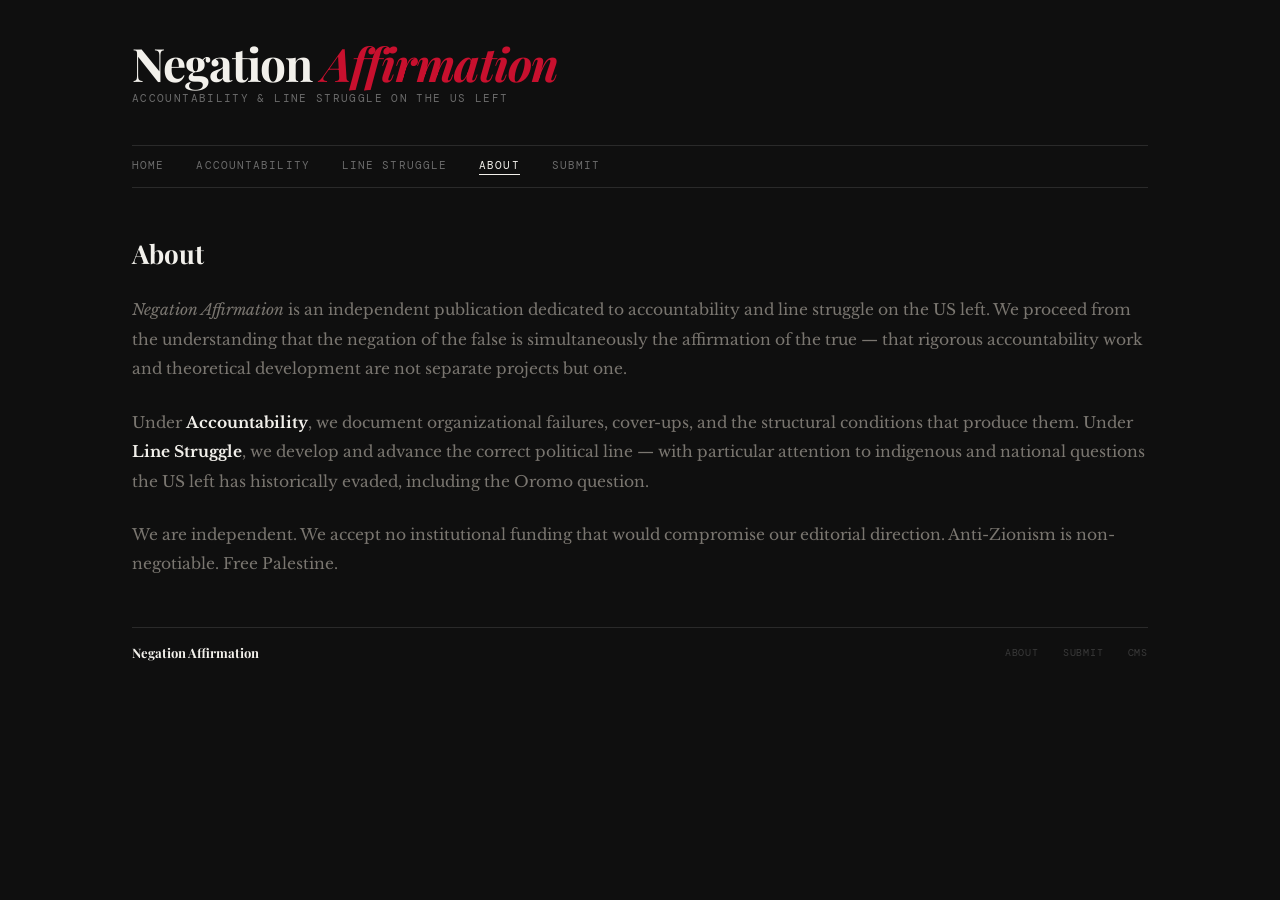
<file: about.html>
<!DOCTYPE html>
<html lang="en">
<head>
<meta charset="UTF-8">
<meta name="viewport" content="width=device-width, initial-scale=1.0">
<title>About — Negation Affirmation</title>
<link rel="stylesheet" href="/style.css">
</head>
<body>
<div class="na">

  <div class="na-head">
    <a href="/" class="na-name">Negation <em>Affirmation</em></a>
    <p class="na-tagline">Accountability &amp; line struggle on the US left</p>
  </div>

  <nav class="na-nav">
    <a href="/">Home</a>
    <a href="/accountability.html">Accountability</a>
    <a href="/line-struggle.html">Line Struggle</a>
    <a href="/about.html" class="active">About</a>
    <a href="/submit.html">Submit</a>
  </nav>

  <h2 class="na-section-hed">About</h2>
  <p class="na-prose"><em>Negation Affirmation</em> is an independent publication dedicated to accountability and line struggle on the US left. We proceed from the understanding that the negation of the false is simultaneously the affirmation of the true — that rigorous accountability work and theoretical development are not separate projects but one.</p>
  <p class="na-prose">Under <strong>Accountability</strong>, we document organizational failures, cover-ups, and the structural conditions that produce them. Under <strong>Line Struggle</strong>, we develop and advance the correct political line — with particular attention to indigenous and national questions the US left has historically evaded, including the Oromo question.</p>
  <p class="na-prose">We are independent. We accept no institutional funding that would compromise our editorial direction. Anti-Zionism is non-negotiable. Free Palestine.</p>

  <div class="na-footer">
    <a href="/" class="na-footer-name">Negation Affirmation</a>
    <div class="na-footer-links">
      <a href="/about.html">About</a>
      <a href="/submit.html">Submit</a>
      <a href="/admin/" target="_blank">CMS</a>
    </div>
  </div>

</div>
</body>
</html>
</file>
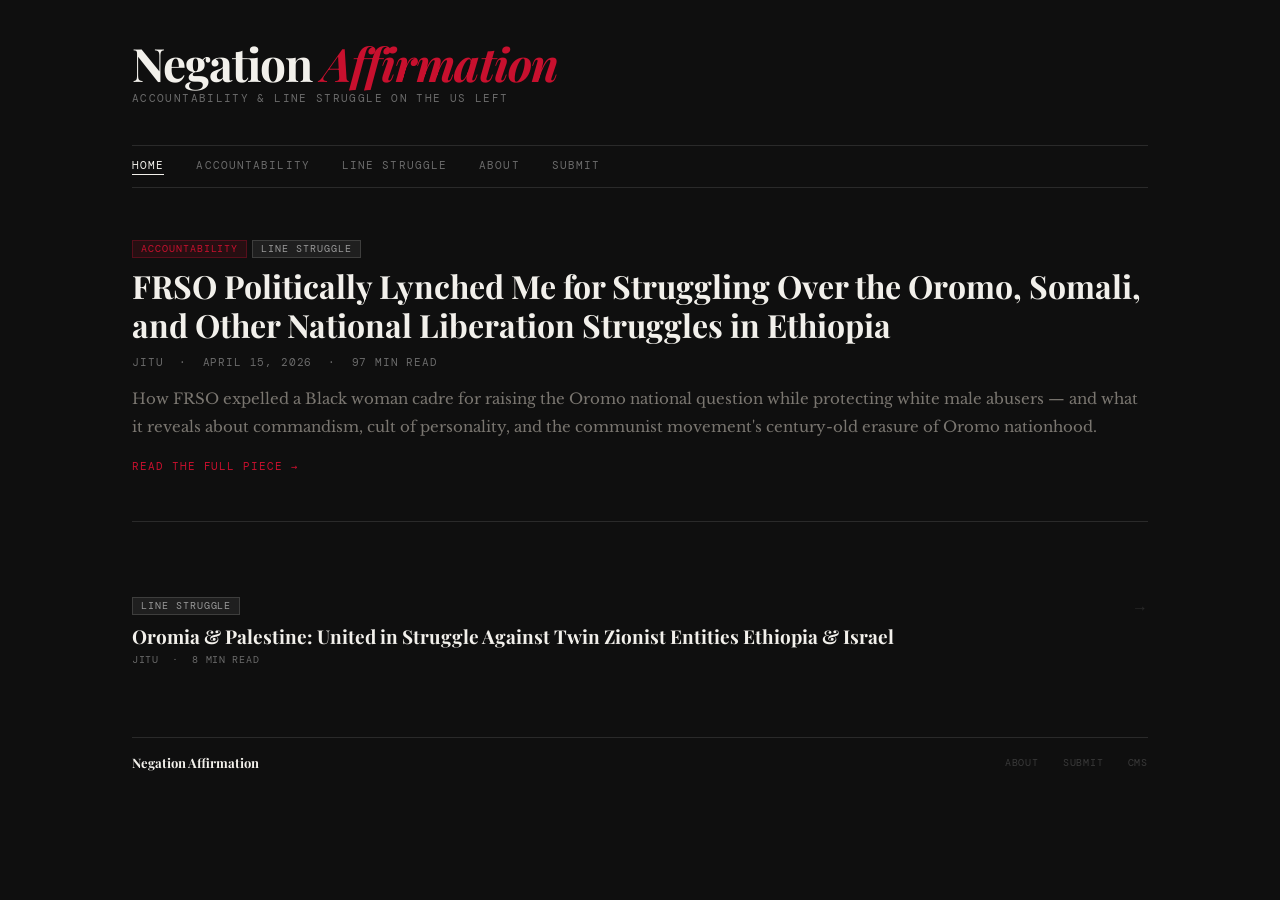
<file: negation-affirmation.html>
<!DOCTYPE html>
<html lang="en">
<head>
<meta charset="UTF-8">
<meta name="viewport" content="width=device-width, initial-scale=1.0">
<title>Negation Affirmation</title>
<style>
@import url('https://fonts.googleapis.com/css2?family=Playfair+Display:ital,wght@0,400;0,700;1,400&family=DM+Mono:wght@400;500&family=Libre+Baskerville:ital,wght@0,400;1,400&display=swap');
*{box-sizing:border-box;margin:0;padding:0;}
html{background:#0F0F0F;}
body{background:#0F0F0F;color:#F2F0EB;font-family:'Libre Baskerville',serif;min-height:100vh;}
.na{padding:2.5rem 2rem 5rem;max-width:1080px;margin:0 auto;}
.na-head{margin-bottom:2.5rem;}
.na-name{font-family:'Playfair Display',serif;font-size:46px;font-weight:700;letter-spacing:-1px;line-height:1;color:#F2F0EB;margin-bottom:0.4rem;}
.na-name em{font-style:italic;color:#C8102E;}
.na-tagline{font-family:'DM Mono',monospace;font-size:10.5px;letter-spacing:0.13em;text-transform:uppercase;color:#6B6B6B;}
.na-nav{display:flex;gap:2rem;border-top:0.5px solid #2A2A2A;border-bottom:0.5px solid #2A2A2A;padding:0.75rem 0;margin-bottom:3rem;}
.na-nav a{font-family:'DM Mono',monospace;font-size:11px;letter-spacing:0.1em;text-transform:uppercase;color:#6B6B6B;text-decoration:none;cursor:pointer;transition:color 0.15s;}
.na-nav a.active{color:#F2F0EB;border-bottom:1.5px solid #F2F0EB;padding-bottom:2px;}
.na-nav a:hover:not(.active){color:#C8102E;}
.tag{display:inline-block;font-family:'DM Mono',monospace;font-size:9.5px;letter-spacing:0.1em;text-transform:uppercase;padding:2px 8px;margin-bottom:0.55rem;border:0.5px solid transparent;cursor:pointer;transition:opacity 0.15s;}
.tag:hover{opacity:0.7;}
.tag.accountability{background:rgba(200,16,46,0.12);color:#C8102E;border-color:rgba(200,16,46,0.3);}
.tag.line-struggle{background:rgba(242,240,235,0.07);color:#9A9A9A;border-color:rgba(242,240,235,0.15);}
.na-lead{margin-bottom:3rem;padding-bottom:3rem;border-bottom:0.5px solid #2A2A2A;cursor:pointer;}
.na-lead-hed{font-family:'Playfair Display',serif;font-size:32px;font-weight:700;line-height:1.2;margin-bottom:0.75rem;color:#F2F0EB;transition:color 0.15s;}
.na-lead:hover .na-lead-hed{color:#C8102E;}
.na-byline{font-family:'DM Mono',monospace;font-size:10.5px;letter-spacing:0.08em;text-transform:uppercase;color:#6B6B6B;margin-bottom:1rem;}
.na-excerpt{font-size:15px;line-height:1.85;color:#7A7670;margin-bottom:1.25rem;}
.na-more{font-family:'DM Mono',monospace;font-size:10.5px;letter-spacing:0.09em;text-transform:uppercase;color:#C8102E;}
.na-stack{display:flex;flex-direction:column;}
.na-item{padding:1.4rem 0;border-bottom:0.5px solid #2A2A2A;cursor:pointer;display:grid;grid-template-columns:1fr auto;gap:1rem;align-items:start;}
.na-item:last-child{border-bottom:none;}
.na-item-hed{font-family:'Playfair Display',serif;font-size:19px;font-weight:700;line-height:1.3;margin-bottom:0.3rem;color:#F2F0EB;transition:color 0.15s;}
.na-item:hover .na-item-hed{color:#C8102E;}
.na-item-by{font-family:'DM Mono',monospace;font-size:10px;letter-spacing:0.07em;text-transform:uppercase;color:#6B6B6B;margin-top:0.2rem;}
.na-arrow{font-size:16px;color:#2A2A2A;padding-top:4px;}
.na-footer{margin-top:3rem;padding-top:1rem;border-top:1px solid #2A2A2A;display:flex;justify-content:space-between;align-items:center;}
.na-footer-name{font-family:'Playfair Display',serif;font-size:13px;font-weight:700;color:#F2F0EB;}
.na-footer-links{display:flex;gap:1.5rem;align-items:center;}
.na-footer-links a{font-family:'DM Mono',monospace;font-size:10px;letter-spacing:0.08em;text-transform:uppercase;color:#3A3A3A;text-decoration:none;cursor:pointer;transition:color 0.15s;}
.na-footer-links a:hover{color:#C8102E;}
.na-prose{font-size:15.5px;line-height:1.9;color:#7A7670;margin-bottom:1.5rem;}
.na-prose strong{color:#F2F0EB;font-weight:700;}
.na-section-hed{font-family:'Playfair Display',serif;font-size:26px;font-weight:700;color:#F2F0EB;margin-bottom:1.5rem;}
.view{display:none;}
.view.active{display:block;}

/* article */
.art-back{font-family:'DM Mono',monospace;font-size:10.5px;letter-spacing:0.09em;text-transform:uppercase;color:#6B6B6B;cursor:pointer;margin-bottom:2rem;display:inline-flex;align-items:center;gap:0.5rem;transition:color 0.15s;background:none;border:none;}
.art-back:hover{color:#C8102E;}
.art-head{margin-bottom:2rem;padding-bottom:2rem;border-bottom:0.5px solid #2A2A2A;}
.art-hed{font-family:'Playfair Display',serif;font-size:34px;font-weight:700;line-height:1.18;color:#F2F0EB;margin-bottom:1rem;max-width:660px;}
.art-meta{font-family:'DM Mono',monospace;font-size:10.5px;letter-spacing:0.09em;text-transform:uppercase;color:#6B6B6B;margin-bottom:0.75rem;}
.art-dek{font-size:15.5px;line-height:1.75;color:#7A7670;font-style:italic;max-width:600px;margin-top:0.75rem;}

/* two-col layout for articles with margin notes */
.art-wrap{display:grid;grid-template-columns:620px 1fr;gap:0 2rem;align-items:start;position:relative;}
/* single-col layout for articles without margin notes */
.art-wrap.no-margin{display:block;max-width:680px;}

.art-main p{font-size:15px;line-height:1.9;color:#C8C4BC;margin-bottom:1.2rem;max-width:620px;}
.art-wrap.no-margin .art-main p{max-width:100%;}
.sec-hed{font-family:'Playfair Display',serif;font-size:20px;font-weight:700;color:#F2F0EB;margin:2.5rem 0 1rem;padding-top:1.75rem;border-top:0.5px solid #2A2A2A;max-width:620px;}
.art-wrap.no-margin .sec-hed{max-width:100%;}
.chapter-hed{font-family:'Playfair Display',serif;font-size:24px;font-weight:700;color:#F2F0EB;margin:3rem 0 1.25rem;padding-top:2rem;border-top:1px solid #2A2A2A;}
.sub-hed{font-family:'DM Mono',monospace;font-size:10.5px;letter-spacing:0.12em;text-transform:uppercase;color:#C8102E;margin:1.75rem 0 0.65rem;}
.art-main blockquote{border-left:2px solid #2A2A2A;padding:0.2rem 0 0.2rem 1.25rem;margin:1.25rem 0;max-width:580px;}
.art-wrap.no-margin .art-main blockquote{max-width:100%;}
.art-main blockquote p{font-size:14px;line-height:1.85;color:#7A7670;font-style:italic;margin-bottom:0.4rem;}
.art-main blockquote p:last-child{margin-bottom:0;}
.bq-src{font-family:'DM Mono',monospace;font-size:10px;color:#3A3A3A;margin-top:0.5rem;font-style:normal !important;}
.cn{font-family:'DM Mono',monospace;font-size:9px;color:#C8102E;vertical-align:super;cursor:pointer;margin-left:1px;line-height:0;transition:opacity 0.15s;}
.cn:hover{opacity:0.6;}
.cn.active{background:rgba(200,16,46,0.15);border-radius:2px;padding:0 2px;}

/* receipts */
.receipt{border:0.5px solid #1E1E1E;margin:1.25rem 0;max-width:600px;}
.art-wrap.no-margin .receipt{max-width:100%;}
.receipt-toggle{display:flex;align-items:center;gap:0.75rem;padding:0.7rem 1rem;cursor:pointer;user-select:none;background:#111;border:none;width:100%;text-align:left;}
.receipt-toggle:hover{background:#141414;}
.receipt-icon{font-family:'DM Mono',monospace;font-size:13px;color:#C8102E;line-height:1;transition:transform 0.2s;display:inline-block;}
.receipt-toggle.open .receipt-icon{transform:rotate(90deg);}
.receipt-label{font-family:'DM Mono',monospace;font-size:10px;letter-spacing:0.1em;text-transform:uppercase;color:#4A4A4A;}
.receipt-label strong{color:#6B6B6B;font-weight:400;}
.receipt-body{display:none;padding:1rem;border-top:0.5px solid #1E1E1E;}
.receipt-body.open{display:block;}
.convo-line{font-family:'DM Mono',monospace;font-size:12px;line-height:1.75;margin-bottom:0.5rem;color:#7A7670;}
.convo-line strong{color:#C8C4BC;font-weight:500;}
.convo-line:last-child{margin-bottom:0;}
.convo-note{font-family:'DM Mono',monospace;font-size:11px;line-height:1.6;color:#4A4A4A;font-style:italic;margin-top:0.75rem;}

/* margin notes */
.art-margin{position:relative;}
.mn{position:absolute;left:0;right:0;}
.mn-num{font-family:'DM Mono',monospace;font-size:9.5px;color:#C8102E;margin-bottom:0.25rem;}
.mn-text{font-family:'DM Mono',monospace;font-size:11px;line-height:1.6;color:#3A3A3A;}
.mn-text a{color:#3A3A3A;text-decoration:underline;text-underline-offset:2px;}
.mn.highlight .mn-text{color:#5A5A5A;}

/* toc */
.toc{border:0.5px solid #1E1E1E;padding:0.85rem 1.1rem;margin-bottom:2rem;max-width:580px;}
.art-wrap.no-margin .toc{max-width:100%;}
.toc-lbl{font-family:'DM Mono',monospace;font-size:10px;letter-spacing:0.1em;text-transform:uppercase;color:#4A4A4A;margin-bottom:0.6rem;}
.toc a{display:block;font-family:'DM Mono',monospace;font-size:10.5px;color:#4A4A4A;text-decoration:none;padding:0.25rem 0;border-bottom:0.5px solid #161616;transition:color 0.15s;cursor:pointer;}
.toc a:last-child{border-bottom:none;}
.toc a:hover{color:#C8102E;}
.toc a.i{padding-left:0.9rem;font-size:10px;color:#2E2E2E;}
.toc a.i:hover{color:#C8102E;}
</style>
</head>
<body>
<div class="na" id="na">

  <div class="na-head">
    <h1 class="na-name">Negation <em>Affirmation</em></h1>
    <p class="na-tagline">Accountability &amp; line struggle on the US left</p>
  </div>

  <nav class="na-nav">
    <a class="active" data-view="home">Home</a>
    <a data-view="accountability">Accountability</a>
    <a data-view="line-struggle">Line Struggle</a>
    <a data-view="about">About</a>
    <a data-view="submit">Submit</a>
  </nav>

  <!-- HOME -->
  <div class="view active" id="view-home">
    <div class="na-lead" onclick="openArticle('jitu')">
      <div><span class="tag accountability">Accountability</span><span class="tag line-struggle" style="margin-left:5px;">Line Struggle</span></div>
      <h2 class="na-lead-hed">FRSO Politically Lynched Me for Struggling Over the Oromo, Somali, and Other National Liberation Struggles in Ethiopia</h2>
      <div class="na-byline">Jitu &nbsp;·&nbsp; April 15, 2026 &nbsp;·&nbsp; 97 min read</div>
      <p class="na-excerpt">How FRSO expelled a Black woman cadre for raising the Oromo national question while protecting white male abusers — and what it reveals about commandism, cult of personality, and the communist movement's century-old erasure of Oromo nationhood.</p>
      <div class="na-more">Read the full piece →</div>
    </div>
    <div class="na-stack">
      <div class="na-item" onclick="openArticle('oromia')">
        <div>
          <div class="tag line-struggle">Line Struggle</div>
          <div class="na-item-hed">Oromia &amp; Palestine: United in Struggle Against Twin Zionist Entities Ethiopia &amp; Israel</div>
          <div class="na-item-by">Jitu &nbsp;·&nbsp; 8 min read</div>
        </div>
        <div class="na-arrow">→</div>
      </div>
    </div>
  </div>

  <!-- ACCOUNTABILITY -->
  <div class="view" id="view-accountability">
    <div class="na-lead" onclick="openArticle('jitu')">
      <div><span class="tag accountability">Accountability</span><span class="tag line-struggle" style="margin-left:5px;">Line Struggle</span></div>
      <h2 class="na-lead-hed">FRSO Politically Lynched Me for Struggling Over the Oromo, Somali, and Other National Liberation Struggles in Ethiopia</h2>
      <div class="na-byline">Jitu &nbsp;·&nbsp; April 15, 2026 &nbsp;·&nbsp; 97 min read</div>
      <p class="na-excerpt">How FRSO expelled a Black woman cadre for raising the Oromo national question while protecting white male abusers — and what it reveals about commandism, cult of personality, and the communist movement's century-old erasure of Oromo nationhood.</p>
      <div class="na-more">Read the full piece →</div>
    </div>
  </div>

  <!-- LINE STRUGGLE -->
  <div class="view" id="view-line-struggle">
    <div class="na-lead" onclick="openArticle('jitu')">
      <div><span class="tag accountability">Accountability</span><span class="tag line-struggle" style="margin-left:5px;">Line Struggle</span></div>
      <h2 class="na-lead-hed">FRSO Politically Lynched Me for Struggling Over the Oromo, Somali, and Other National Liberation Struggles in Ethiopia</h2>
      <div class="na-byline">Jitu &nbsp;·&nbsp; April 15, 2026 &nbsp;·&nbsp; 97 min read</div>
      <p class="na-excerpt">How FRSO expelled a Black woman cadre for raising the Oromo national question while protecting white male abusers.</p>
      <div class="na-more">Read the full piece →</div>
    </div>
    <div class="na-stack">
      <div class="na-item" onclick="openArticle('oromia')">
        <div>
          <div class="tag line-struggle">Line Struggle</div>
          <div class="na-item-hed">Oromia &amp; Palestine: United in Struggle Against Twin Zionist Entities Ethiopia &amp; Israel</div>
          <div class="na-item-by">Jitu &nbsp;·&nbsp; 8 min read</div>
        </div>
        <div class="na-arrow">→</div>
      </div>
    </div>
  </div>

  <!-- ABOUT -->
  <div class="view" id="view-about">
    <h2 class="na-section-hed">About</h2>
    <p class="na-prose"><em>Negation Affirmation</em> is an independent publication dedicated to accountability and line struggle on the US left. We proceed from the understanding that the negation of the false is simultaneously the affirmation of the true — that rigorous accountability work and theoretical development are not separate projects but one.</p>
    <p class="na-prose">Under <strong>Accountability</strong>, we document organizational failures, cover-ups, and the structural conditions that produce them. Under <strong>Line Struggle</strong>, we develop and advance the correct political line — with particular attention to indigenous and national questions the US left has historically evaded, including the Oromo question.</p>
    <p class="na-prose">We are independent. We accept no institutional funding that would compromise our editorial direction. Anti-Zionism is non-negotiable. Free Palestine.</p>
  </div>

  <!-- SUBMIT -->
  <div class="view" id="view-submit">
    <h2 class="na-section-hed">Submit</h2>
    <p class="na-prose">We welcome submissions for both Accountability and Line Struggle. Accountability submissions must be documented — receipts, transcripts, primary sources. Line Struggle submissions should engage seriously with the political questions facing the left, with rigor and specificity.</p>
    <p class="na-prose">Send submissions and inquiries to <span style="color:#C8102E;font-family:'DM Mono',monospace;font-size:13px;">editors@negationaffirmation.org</span></p>
  </div>

  <!-- ARTICLE: JITU -->
  <div class="view" id="view-article-jitu">
    <button class="art-back" onclick="closeArticle()">← Back</button>
    <div class="art-head">
      <div><span class="tag accountability">Accountability</span><span class="tag line-struggle" style="margin-left:5px;">Line Struggle</span></div>
      <h1 class="art-hed">FRSO Politically Lynched Me for Struggling Over the Oromo, Somali, and Other National Liberation Struggles in Ethiopia</h1>
      <div class="art-meta">Jitu &nbsp;·&nbsp; April 15, 2026 &nbsp;·&nbsp; Updated April 17, 2026 &nbsp;·&nbsp; 97 min read</div>
      <p class="art-dek">How FRSO expelled a Black woman cadre for raising the Oromo national question while protecting white male abusers — and what it reveals about commandism, cult of personality, and the communist movement's century-old erasure of Oromo nationhood.</p>
    </div>
    <div class="toc">
      <div class="toc-lbl">Contents</div>
      <a>Intro</a>
      <a class="i">Commandism Defined</a>
      <a class="i">My Background</a>
      <a>On Being an Oromo</a>
      <a>Ethiopia, Zionism, and the History the Left Refuses to See</a>
      <a class="i">Menelik's Crusades, the Battle of Adwa, and Oromo Dispossession &amp; Enslavement</a>
      <a class="i">The 1935 Dialectic of Ethiopia/Israel &amp; Oromia/Palestine</a>
      <a class="i">The Simultaneity of Oromo &amp; Palestinian Rebellion</a>
      <a>The Comintern's Racialism and FRSO's Inheritance</a>
      <a>Raising the Question</a>
      <a>Expulsion</a>
      <a>What the Expulsion Revealed</a>
      <a>Final Thoughts</a>
    </div>
    <div class="art-wrap" id="art-wrap-jitu">
      <div class="art-main">
        <div class="sub-hed">Intro</div>
        <p>In early to mid 2025, I waged a political struggle within FRSO over the Oromo national liberation struggle. That struggle has been historically erased in the communist movement through folklore built around the exaltation of Ethiopia, the Oromo's colonizer, dating back to the 19th century, which crystallized into the movement's "defense" of Ethiopia against the Italian invasion of 1935.</p>
        <p>Within that folklore, FRSO cadre Merawi Gerima made a film drawing a throughline from Ethiopia's defeat of Italy at Adwa in 1896 to its resistance against Italian occupation from 1935 to 1941. The film erased the Oromos who were conquered in the lead-up to Adwa and the Oromos who rejected both Ethiopia and Italy in 1936 to form their own state, the Western Oromo Confederation. I concretely tied that historical "defense" of Ethiopia and subsequent erasure of the Oromo to Zionism.</p>
        <p>Not even the discovery of being aligned with Zionism could deter FRSO. Instead, it deployed the same commandist machinery it used against the former members of FRSO Dallas in their struggle over the organization's protection of abusers. Eventually, FRSO magnified misdeeds from my personal life while distorting and fabricating others to serve as a pretext for my expulsion in July 2025.</p>
        <p>At the exact same time that it was criminalizing and expelling me, a Black woman, for naming a burning political question with direct bearing on the world struggle, it was covering for white men who committed rape and sexual misconduct. This gulf in treatment demonstrates that FRSO does not exist to respond to reality or to uphold the right to self-determination for oppressed people, but it exists only to maintain itself and its ossified outlook in spite of reality.</p>
        <div class="sub-hed">Commandism Defined</div>
        <p>An organization becomes commandist when leading bodies stop responding to the ideas within the rank and file and instead begin to command them from their own narrow viewpoint. In this development, the organization no longer responds to reality but increasingly becomes concerned with confirming its own ideas and political outlook whether or not they are true. Its priority then becomes ensuring its own survival on that basis in spite of reality.</p>
        <div class="sec-hed">On Being an Oromo</div>
        <p>Oromos are a nation of over 40 million people in Ethiopia with a millennium-long democratic history that precedes 150 years of struggle against Ethiopian occupation. Today, Oromos make up the majority of the country's population. The Oromo condition is the highest expression of Africa's internal antagonisms that typical white race-oppressor frameworks cannot account for. To Oromos, Ethiopia was the colonizer.</p>
        <p>Over time, I learned in growing detail how my own family for generations gave so much to the Oromo cause. My grandmother and grandfather founded the first Lutheran church in Ethiopia in the 1930s under threat of severe repression by the Orthodox Christian state. There, they taught Oromos how to write in Afaan Oromo for the first time in history at a time when even speaking the language was punishable by death.<span class="cn" id="j-ref-1" data-note="j1">[1]</span></p>
        <p>Then there is my uncle, an Oromo national hero whose name is still uttered by Oromos to this day. He co-founded the Marxist Oromo Liberation Front in 1973 and served on its Central Committee. He was later martyred as a field general in the Oromo armed struggle against the Derg military government.</p>
        <div class="sec-hed">Ethiopia, Zionism, and the History the Left Refuses to See</div>
        <div class="sub-hed">Menelik's Crusades, the Battle of Adwa, and Oromo Dispossession &amp; Enslavement</div>
        <p>At the end of the 19th century, Emperor Menelik of Abyssinia, proclaiming himself a descendant of biblical Ancient Israel, went into Oromo, Somali, Sidama, and other peoples' lands with European weapons and conquered them. A first-hand European account from 1894:<span class="cn" id="j-ref-3" data-note="j3">[3]</span></p>
        <blockquote><p>"As the object of the campaign was to reduce the country into submission, there was, from the very beginning, 'looting of houses and crops, slaughtering of animals, sacking of the country, [and] burning.' Every day the conquerors came back to camp with slaves and booty."</p></blockquote>
        <p>Once he had conquered most of Oromia, Menelik was advised to "make an application to be recognized as a legitimate colonial power" based on the terms of the Berlin conference of 1884–1885, specifically requiring "effective occupation."<span class="cn" id="j-ref-4" data-note="j4">[4]</span> This means Ethiopia participated in the Scramble for Africa as one of its imperialist actors.</p>
        <p>The newly colonized were herded into slavery or forced to work for the soldier-settlers as "gebbar." One 1935 League of Nations report concludes:<span class="cn" id="j-ref-6" data-note="j6">[6]</span></p>
        <blockquote><p>"The institution of gabbars is therefore a form of servage typical of Ethiopia, where an individual is obliged to work for another without the right to leave his service. It is a condition that closely resembles slavery."</p><p class="bq-src">League of Nations, Report of the Committee of Experts on Slavery, 1935</p></blockquote>
        <p>National liberation, according to FRSO's own Marxist-Leninist tradition, is the struggle of a people for their right to self-determination, up to and including secession.<span class="cn" id="j-ref-8" data-note="j8">[8]</span></p>
        <div class="sub-hed">The Simultaneity of Oromo &amp; Palestinian Rebellion</div>
        <p>In 1936, Oromos declared the West Oromo Confederation (WOC) and lobbied the League of Nations for recognition.<span class="cn" id="j-ref-16" data-note="j16">[16]</span> As Selassie fled to Jerusalem — received with open arms by the Zionists<span class="cn" id="j-ref-19" data-note="j19">[19]</span> — Palestinians began their own revolt against Britain and the emerging Zionist entity. Orde Wingate — the Christian Zionist British captain who formed the Haganah that crushed the Arab revolt<span class="cn" id="j-ref-21" data-note="j21">[21]</span> — went to Ethiopia in 1940 to restore Selassie to the throne.<span class="cn" id="j-ref-22" data-note="j22">[22]</span> His right-hand man Avraham Akavia wrote:</p>
        <blockquote><p>"'The Friend' gave me a 'Zionist speech' as an introduction to my work in Ethiopia. He emphasized that the war for the liberation of Ethiopia is a war for oppressed peoples like the war for the Jews…It is therefore for the sake of Zion that you work here in Ethiopia."<span class="cn" id="j-ref-23" data-note="j23">[23]</span></p></blockquote>
        <div class="sec-hed">Raising the Question — Procedural Containment</div>
        <p>Dod McColgan's role in Chicago was the enforcer — holding together the organization's reproduction of itself, patching up interpersonal issues, or in my case, warding off the principled struggle that could dislodge the organization from commandism. When Merawi's trailer broke, they read my texts and picked apart terminology to veer away from the central question: the Oromo people's right to self-determination.</p>
        <div class="receipt">
          <button class="receipt-toggle" onclick="toggleReceipt(this)"><span class="receipt-icon">▶</span><span class="receipt-label">Receipt &nbsp;·&nbsp; <strong>Conversation with Dod on terminology</strong></span></button>
          <div class="receipt-body">
            <div class="convo-line"><strong>Dod:</strong> I think the introduction of another term that has conflicting meanings makes the piece a little harder to grasp.</div>
            <div class="convo-line"><strong>Jitu:</strong> ok. should i say "narrow particularism"</div>
            <div class="convo-line"><strong>Dod:</strong> No I mean the terms above, like don't use the term particularism.</div>
            <div class="convo-line"><strong>Dod:</strong> I think structurally it would be clearer to the reader if you were to begin and end from the place of taking a position on the national struggle.</div>
            <div class="convo-line"><strong>Dod:</strong> Just got off the phone with Frank and encouraged him to engage with you on this.</div>
            <div class="convo-line"><strong>Jitu:</strong> thank you</div>
          </div>
        </div>
        <p>At another point, Dod invoked the cult of personality to close off inquiry entirely: "What led to [the liquidation] is a question that Frank, and Joe to a lesser extent, have spent years if not decades investigating and assessing. And which Frank was there for. Supplanting their assessment with your research would be a huge change."</p>
        <div class="receipt">
          <button class="receipt-toggle" onclick="toggleReceipt(this)"><span class="receipt-icon">▶</span><span class="receipt-label">Receipt &nbsp;·&nbsp; <strong>Mick Kelly cancels the meeting</strong></span></button>
          <div class="receipt-body">
            <div class="convo-line"><strong>Jitu:</strong> hey Mick, do you have time to talk on sunday in a more structured way?</div>
            <div class="convo-line"><strong>Mick:</strong> Let me check and get back to you - I have plans set with my partner but she might head out of town so I would be free</div>
            <div class="convo-line"><strong>Mick:</strong> Sorry I will be spending time with my partner today.</div>
            <div class="convo-line"><strong>Jitu:</strong> no worries</div>
            <div class="convo-note">The same week he blew me off, he was defending FRSO's repeated cover-ups for serial abuser Dustin Ponder.</div>
          </div>
        </div>
        <div class="sec-hed">Expulsion</div>
        <p>This excerpt from Liu Shaoqi nearly perfectly predicted what was to come for me:<span class="cn" id="j-ref-34" data-note="j34">[34]</span></p>
        <blockquote><p>"They deliberately collect information about the shortcomings and mistakes of the target of struggle...They magnify the individual shortcomings and mistakes of this comrade and develop these into a system of opportunism...They even fabricate some story and on the basis of subjective suspicion and completely groundless rumors, accuse the comrade of various crimes."</p><p class="bq-src">Liu Shaoqi, "On Inner Party Struggle," 1952</p></blockquote>
        <p>Six of DCOM's members had direct conflicts of interest: the complainants Frank, Joe, M, and Tulsi; Dod, the ex and housemate of Tulsi; and Omar, with whom I'd clashed throughout the political struggle. Between 60–75% of DCOM had a conflict of interest. In the end, I was politically lynched — the deciding factor being that I refused to apologize for telling Tulsi, who had subjected me to years of ambiguity, that she didn't want to be accountable.</p>
        <div class="sec-hed">Final Thoughts — A New Line of Demarcation</div>
        <p>The negation of the false is simultaneously the affirmation of the true. FRSO's expulsion of me over the Oromo question is not merely an organizational failure — it is a political position. Their silence on the Oromo is a line. Their protection of abusers while criminalizing line struggle is a line. The task now is to draw the demarcation clearly, so that those who would build a genuine revolutionary movement can orient themselves accordingly.</p>
        <p>To Oromos, to Palestinians, to all nationally oppressed people: your struggle is not incidental to the world revolutionary movement. It is its most alive expression. The communist movement's century-old error must be corrected — not through will, but through ruthless self-examination and the courage to name what is true even when it topples everything resting on the lie.</p>
      </div>
      <div class="art-margin" id="art-margin-jitu">
        <div class="mn" id="mn-j1" data-ref="j-ref-1"><div class="mn-num">[1]</div><div class="mn-text">Øyvind M. Eide, <em>Revolution & Religion in Ethiopia: The Growth & Persecution of the Mekane Yesus Church, 1974–85</em> (Oxford: J. Currey; Athens: Ohio University Press, 2000).</div></div>
        <div class="mn" id="mn-j3" data-ref="j-ref-3"><div class="mn-num">[3]</div><div class="mn-text">Harold Marcus, "Motives, Methods and Some Results of the Unification of Ethiopia during the Reign of Menelik II," <em>Proceedings of the Third International Conference of Ethiopian Studies</em> (Addis Ababa, 1966), 269–280.</div></div>
        <div class="mn" id="mn-j4" data-ref="j-ref-4"><div class="mn-num">[4]</div><div class="mn-text">Bonnie Holcomb and Sissai Ibssa, <em>The Invention of Ethiopia</em> (Trenton, NJ: Red Sea Press, 1990), 103.</div></div>
        <div class="mn" id="mn-j6" data-ref="j-ref-6"><div class="mn-num">[6]</div><div class="mn-text">Alberto Sbacchi, <em>Ethiopia Under Mussolini: Fascism and the Colonial Experience</em> (London: Zed Books, 1985), 103.</div></div>
        <div class="mn" id="mn-j8" data-ref="j-ref-8"><div class="mn-num">[8]</div><div class="mn-text">V. I. Lenin, "Theses on the National Question," 1913. <a href="https://www.marxists.org/archive/lenin/works/1913/jun/30.htm">marxists.org</a></div></div>
        <div class="mn" id="mn-j16" data-ref="j-ref-16"><div class="mn-num">[16]</div><div class="mn-text">Ezekiel Gebissa, "The Italian Invasion, the Ethiopian Empire, and Oromo Nationalism: The Significance of the Western Oromo Confederation of 1936," <em>Northeast African Studies</em> 9, no. 3 (2002): 75–96.</div></div>
        <div class="mn" id="mn-j19" data-ref="j-ref-19"><div class="mn-num">[19]</div><div class="mn-text">Haggai Erlich, <em>Alliance and Alienation: Ethiopia and Israel in the Days of Haile Selassie</em> (Trenton, NJ: Red Sea Press, 2014), 35–40.</div></div>
        <div class="mn" id="mn-j21" data-ref="j-ref-21"><div class="mn-num">[21]</div><div class="mn-text">Ghassan Kanafani, <em>The Revolution of 1936–1939 in Palestine</em> (Beirut: PLO Research Center, 1972), 58–59.</div></div>
        <div class="mn" id="mn-j22" data-ref="j-ref-22"><div class="mn-num">[22]</div><div class="mn-text">Simon Anglim, <em>Orde Wingate and the British Army</em> (London: Pickering & Chatto, 2010), 57–144.</div></div>
        <div class="mn" id="mn-j23" data-ref="j-ref-23"><div class="mn-num">[23]</div><div class="mn-text">Avraham Akavia, "Orde Wingate," in <em>The Friends of Israel</em> (Tel Aviv: n.p., 1950), 94.</div></div>
        <div class="mn" id="mn-j34" data-ref="j-ref-34"><div class="mn-num">[34]</div><div class="mn-text">Liu Shaoqi, "On Inner Party Struggle," 1952, 22. <a href="https://www.commonprogram.science/documents/on%20inner%20party%20struggle.pdf">commonprogram.science</a></div></div>
      </div>
    </div>
  </div>

  <!-- ARTICLE: OROMIA & PALESTINE -->
  <div class="view" id="view-article-oromia">
    <button class="art-back" onclick="closeArticle()">← Back</button>
    <div class="art-head">
      <div><span class="tag line-struggle">Line Struggle</span></div>
      <h1 class="art-hed">Oromia &amp; Palestine: United in Struggle Against Twin Zionist Entities Ethiopia &amp; Israel</h1>
      <div class="art-meta">Jitu &nbsp;·&nbsp; 8 min read</div>
      <p class="art-dek">The ideological, political, and military entwinement of Ethiopian and Israeli Zionism — and the fate of the Oromo and Palestinian peoples whose liberation struggles have always been bound together.</p>
    </div>
    <div class="toc">
      <div class="toc-lbl">Contents</div>
      <a>Chapter 1 — Ethiopian Zionism: Origins and its Establishment</a>
      <a class="i">The Kebra Negast</a>
      <a class="i">The Ethiopian Jews</a>
      <a class="i">Wielding the Kebra Negast</a>
      <a>Chapter 2 — Tewodros' Ambitions</a>
    </div>
    <div class="art-wrap no-margin" id="art-wrap-oromia">
      <div class="art-main">
        <div class="chapter-hed">Chapter 1 — Ethiopian Zionism: Origins and its Establishment</div>
        <div class="sub-hed">The Kebra Negast</div>
        <p>In the 14th century, the ideological foundation for modern Ethiopia was written. This text, borne in the ancient clerical language of Ge'ez, was known as the Kebra Negast, or the Glory of Kings. The text frames "Ethiopia" not simply as the highlands of Abyssinia but as a biblical and universal land of Cush, an ideological move that would later be wielded to justify its claims over the entire Horn of Africa. Thus, the Kebra Negast would be the pillar of Ethiopian Orthodox Christianity and modern imperial "Ethiopia," facilitating the fusion of church and state and serving as the basis for Abyssinia's later crusades that would lead to the formation of the Ethiopian Empire atop a prison house of nations.</p>
        <p>The book in essence names the leaders of "Ethiopia" as the direct descendants of the biblical Ancient Israel. As the tale is told, on a delegation to Israel, Queen of Sheba of Ethiopia was wooed by King Solomon of Israel, and they had a night of passion. Back in Ethiopia, she had his child. That child would be named Menelik, and when he grew up, Menelik traveled to Jerusalem to meet his father, Solomon. Solomon recognized Menelik as his favorite child, and Menelik returned to Ethiopia with the finest, most prestigious of Israelites accompanying him. Among his congregation were Hebrew priests who smuggled with them the Ark of the Covenant — a gold chest that supposedly bore the very tablets that God himself inscribed the Ten Commandments in. That ark is supposedly held today in the Cathedral of St. Mary of Zion in Axum, located in modern Ethiopia's Tigray province in the north. Within the cathedral, priests trade off standing guard over the ark while a constant stream of poor rural people and tourists huddle outside to bask in its glow. Conveniently, nobody besides the priests is allowed to enter the church to look at the ark, but churches across Ethiopia are constructed as "models" of Solomon's temple and contain within them symbolic replicas of the ark.</p>
        <p>Thus, Ethiopia's supposed relationship to Ancient Israel is consecrated through Menelik I, the Ark of the Covenant, its Orthodox churches made in the image of Solomon's temple with replicas of the ark, and not to mention the distinctive Hebrew traditions, practices, and language imbued within Ethiopian Orthodox Christianity itself. Placed alongside an excerpt from the Jewish text Midrash Tanchuma, it's clear how Ethiopia sought to situate itself at the center of the universe:</p>
        <blockquote><p>"As the navel is set in the center of the human body, so is the land of Israel the navel of the world; it is situated in the center of the world, and Jerusalem in the center of the land of Israel, and the Temple in the center of Jerusalem, and the Holy of Holies in the center of the Temple, and the Ark in the center of the Holy of Holies, and the foundation stone before the Holy of Holies, because from it the world was founded."</p><p class="bq-src">Midrash Tanchuma</p></blockquote>
        <div class="sub-hed">The Ethiopian Jews</div>
        <p>All of this is to say nothing of the Beta Israel community, the Ethiopian Jews who reside near Gondar in Ethiopia's Amhara province in the north. The Beta Israel are both a source of legitimacy to Ethiopia's claims to descendance from Ancient Israel and a source of revulsion, given that Jews are seen by Ethiopian Orthodox Christians as the betrayers of Christ.</p>
        <p>To the Ethiopian Zionists, the existence of Ethiopia as an Orthodox Christian nation is proof that the Jews of Ancient Israel were "restored" and perfected through Ethiopian Orthodox Christianity. So while the European Christian Zionists who played a crucial role in establishing Israel in Palestine believed the Jews must return to that Israel to eventually convert to Christianity to usher in the second coming of Christ, Ethiopian Zionism already proclaims itself the final, perfected version of Israel — Zion not in waiting but already fulfilled.</p>
        <p>Yet, as the Beta Israel endured brutal conditions in Ethiopia, many of them looked to the Yishuv (early Jewish settlements in Palestine) and later a newly emerging Israel in occupied Palestine as their promised land and began to flock there, undermining the Ethiopian regimes' narrative of being the true Zionist entity and bolstering Israel's claims to being the land of return for the world's Jews. Eventually, when its back was to the wall owing to the national liberation struggles, Ethiopia would begrudgingly use the Beta Israel as a bargaining chip. So long as it was done in secret to not tarnish Ethiopia's reputation as descended from Solomon, Israel could receive loyal new black Jewish settlers. In the act itself, Ethiopia could launder the racial cover it receives on the world stage to Israel, and conveniently at a time when the Palestinian Liberation Organization (PLO) had made inroads into Black America. In turn, the Beta Israel would settle Palestinian lands, fill the ranks of the occupation army, as well as take up highly visible political and cultural posts. In return, Ethiopia could receive weaponry, security expertise, and economic aid to crush the rebellion of the oppressed nations within.</p>
        <p>This symbiosis played out most notably in the 1980s when the Ethiopian military government was in existential crisis from the mounting national liberation struggles of the Eritreans, the Oromo, and the Tigray. Within this, it on multiple occasions agreed to exchange tens of thousands of Ethiopian Jews for Israeli assistance. Ironically, the brutal, racist Israeli state would come to treat the Beta Israel just as poorly as the Ethiopians did. However, given that many of the Beta Israel were unquestionably loyal to the Israeli Zionist cause, it meant that even if the majority of them faced abject conditions — from forced sterilizations, to staggering poverty, and rampant police killings — their propensity for revolt was quite low. Thus, while Ethiopia could acquire the means to extinguishing the oppressed — primarily the Oromo — in Israel, the Beta Israel were a useful dumping ground for antagonisms borne from the struggle of the oppressed — in particular the Palestinians. The two entities quite literally reinforced each other.</p>
        <div class="sub-hed">Wielding the Kebra Negast</div>
        <p>In the centuries following the Kebra Negast, the Abyssinian aristocracy, priests, and nuns saw themselves as the descendants of the Israelites. Kings and emperors saw themselves as Kings of Zion, and their names were nods to their descendance from Ancient Israel. For example, the most known king of the so-called Solomonic Dynasty (13th–16th century) was Yitzhak, who in the Hebrew Bible was one of the founding figures of Judaism. And centuries later, there was Menelik II, the emperor that carried out the European-backed crusades of the Oromo, Somali, Sidama, and others at the end of the 19th century. The significance of him bearing the name of Menelik was that, while wiping out the people in the south and east and mass converting the survivors from their indigenous religions and Islam to Orthodox Christianity, he was staking his claim to being the direct descendant of Menelik I, the prized child of King Solomon of Ancient Israel. Thus, before the genocide and ethnic cleansing of Palestinians by Jewish Zionism was the genocide and ethnic cleansing of the Oromo and others by Ethiopian Zionism.</p>

        <div class="chapter-hed">Chapter 2 — Tewodros' Ambitions</div>
        <p>Though Abyssinia had all the makings of Zion, the one thing it lacked was direct control over the holy city of Jerusalem, where Ancient Israel is said to have been. Situated at the opposite end of the Red Sea, Jerusalem of Palestine was under control of the Ottoman Empire. For centuries, Abyssinian monks inhabited the Dir-al-Sultan monastery there, which served as a powerful symbol of Abyssinia's historic ties to the city. However, in its weaker years, a plague wiped out the monks, and the Egyptian Coptic monks in the neighboring monasteries moved in and laid claim to the Dir-al-Sultan. Upon inheriting a weak kingdom, Emperor Tewodros, in reviving vigor around the Kebra Negast, sought to reclaim the Dir-al-Sultan, to which the Egyptians refused. This was considered a great humiliation and drove Tewodros' burning desire to take Jerusalem by force. In a letter to Queen Victoria in 1862, he wrote: "When I shall have conquered the Muslims… I will go to Jerusalem to restore the tomb of Christ to my authority."</p>
        <p>Before Tewodros could even dream of Jerusalem, he had to get through the Muslims in the immediate vicinity — that being the Oromo, the Somali, the Afar, and others — who stood between him and his imperial fantasy. Tewodros, however, could not make it past the Oromo. In the midst of his wars against them, he petitioned Queen Victoria for military assistance. He received no response as the Crown at the time sought appeasement with the Ottomans rather than enable Tewodros in eventual direct confrontation with them. To force their hand, Tewodros imprisoned missionaries and representatives of the British government. In response, a British expedition led by General Richard Napier freed the hostages by force and imprisoned Tewodros. Shortly after, Tewodros committed suicide. His dream was to remain unrealized.</p>
        <p>The Abyssinians saw this incident as a great betrayal by the British. Their aspirations to build the empire and inability to see it through on their own meant that, for the next century, they would continually have to look to Britain and the other powers for support on the grounds that, among other things, it was the true Zionist entity. In the meantime, subsequent emperors and rulers would have to abandon Jerusalem as an earthly concept and remain content with Jerusalem not being under its direct control. So they instead opted for a 'holy Jerusalem,' seeking to emanate soft power by shoring up its monastic presence in Jerusalem to lend credence to its claims of having holy ties to the city. Here, a succession of regimes built Solomonic churches, monasteries, and many other buildings in Jerusalem on what today is known as "Ethiopia" Street, which is a lasting imprint of their claim to being the true Zionist entity.</p>
        <p>The fate of who held the keys to the Dir-Al-Sultan, however, remained in flux, with decades of diplomatic struggle unfolding around the question. Finally, in 1967, just as Ethiopia, with the unparallelled assistance of the Israeli counterinsurgency and American demolitions experts, suppressed the Oromo Macha-Tulama movement in the town and the Oromo-Somali Bale Revolt in the country, Israel defeated Egypt, Syria, and Jordan and captured East Jerusalem and the entire West Bank in the Six-Day War. Upon capture, it physically changed the locks of the Dir-Al-Sultan, expelled the Egyptian monks, and handed the keys to the Ethiopian Orthodox church. This cemented the modern political alliance between the Ethiopian and Israeli Zionist projects. By doing so, the two didn't just resolve a monastic dispute, but they through military conquest of Palestinian land on one hand and the defeat of a massive Oromo revolt on the other consecrated formal, begrudged unity between the Ethiopian myth of Solomonic descent and the Israeli Zionist myth of Jewish return while on the other side it fused the fate of the Oromo and Palestinian nations. Meanwhile, capturing Jerusalem brought sheer ecstasy for the Israeli Zionist project and gave it a base to further expand its territorial ambitions — while in Ethiopia, its access to the Dir Al Sultan could further cement its spiritual claims to being descended from Ancient Israel. Thus, when Israel was strengthened, it only legitimized Ethiopia more. Evidently, it was in Ethiopia and the Israelis' utmost interests to band together to crush the Oromo and Palestinians.</p>
      </div>
    </div>
  </div>

  <div class="na-footer">
    <div class="na-footer-name">Negation Affirmation</div>
    <div class="na-footer-links">
      <a onclick="switchView('about')">About</a>
      <a onclick="switchView('submit')">Submit</a>
      <a href="/admin/" target="_blank">CMS</a>
    </div>
  </div>

</div>

<script>
// read time utility (238 wpm average)
function readTime(wordCount) {
  return Math.max(1, Math.round(wordCount / 238));
}

let prevView = 'home';

function switchView(name) {
  document.querySelectorAll('.view').forEach(v => v.classList.remove('active'));
  document.querySelectorAll('.na-nav a').forEach(a => a.classList.remove('active'));
  document.getElementById('view-' + name).classList.add('active');
  const navEl = document.querySelector('[data-view="' + name + '"]');
  if (navEl) navEl.classList.add('active');
  prevView = name;
  window.scrollTo(0, 0);
}

function openArticle(id) {
  document.querySelectorAll('.view').forEach(v => v.classList.remove('active'));
  document.querySelectorAll('.na-nav a').forEach(a => a.classList.remove('active'));
  document.getElementById('view-article-' + id).classList.add('active');
  window.scrollTo(0, 0);
  if (id === 'jitu') {
    if (document.fonts) {
      document.fonts.ready.then(() => positionMarginNotes('jitu'));
    } else {
      setTimeout(() => positionMarginNotes('jitu'), 400);
    }
  }
}

function closeArticle() { switchView(prevView); }

document.querySelectorAll('.na-nav a').forEach(a => {
  a.addEventListener('click', () => switchView(a.dataset.view));
});

function toggleReceipt(toggle) {
  const body = toggle.nextElementSibling;
  const isOpen = body.classList.contains('open');
  body.classList.toggle('open', !isOpen);
  toggle.classList.toggle('open', !isOpen);
  setTimeout(() => positionMarginNotes('jitu'), 60);
}

function positionMarginNotes(id) {
  const wrap = document.getElementById('art-wrap-' + id);
  const margin = document.getElementById('art-margin-' + id);
  if (!wrap || !margin) return;
  const wrapTop = wrap.getBoundingClientRect().top + window.scrollY;
  const notes = margin.querySelectorAll('.mn');
  let minTop = 0;
  notes.forEach(note => {
    const refEl = document.getElementById(note.dataset.ref);
    const refTop = refEl
      ? refEl.getBoundingClientRect().top + window.scrollY - wrapTop
      : minTop;
    const actualTop = Math.max(refTop, minTop);
    note.style.top = actualTop + 'px';
    minTop = actualTop + note.offsetHeight + 14;
  });
  const lastNote = margin.querySelector('.mn:last-child');
  if (lastNote) {
    margin.style.height = (parseFloat(lastNote.style.top) + lastNote.offsetHeight + 20) + 'px';
  }
}

// citation hover
document.querySelectorAll('.cn').forEach(cn => {
  const note = document.getElementById('mn-' + cn.dataset.note);
  cn.addEventListener('mouseenter', () => { cn.classList.add('active'); if (note) note.classList.add('highlight'); });
  cn.addEventListener('mouseleave', () => { cn.classList.remove('active'); if (note) note.classList.remove('highlight'); });
});

window.addEventListener('resize', () => {
  const active = document.querySelector('.view.active[id^="view-article-"]');
  if (active) positionMarginNotes(active.id.replace('view-article-', ''));
});
</script>
</body>
</html>
</file>
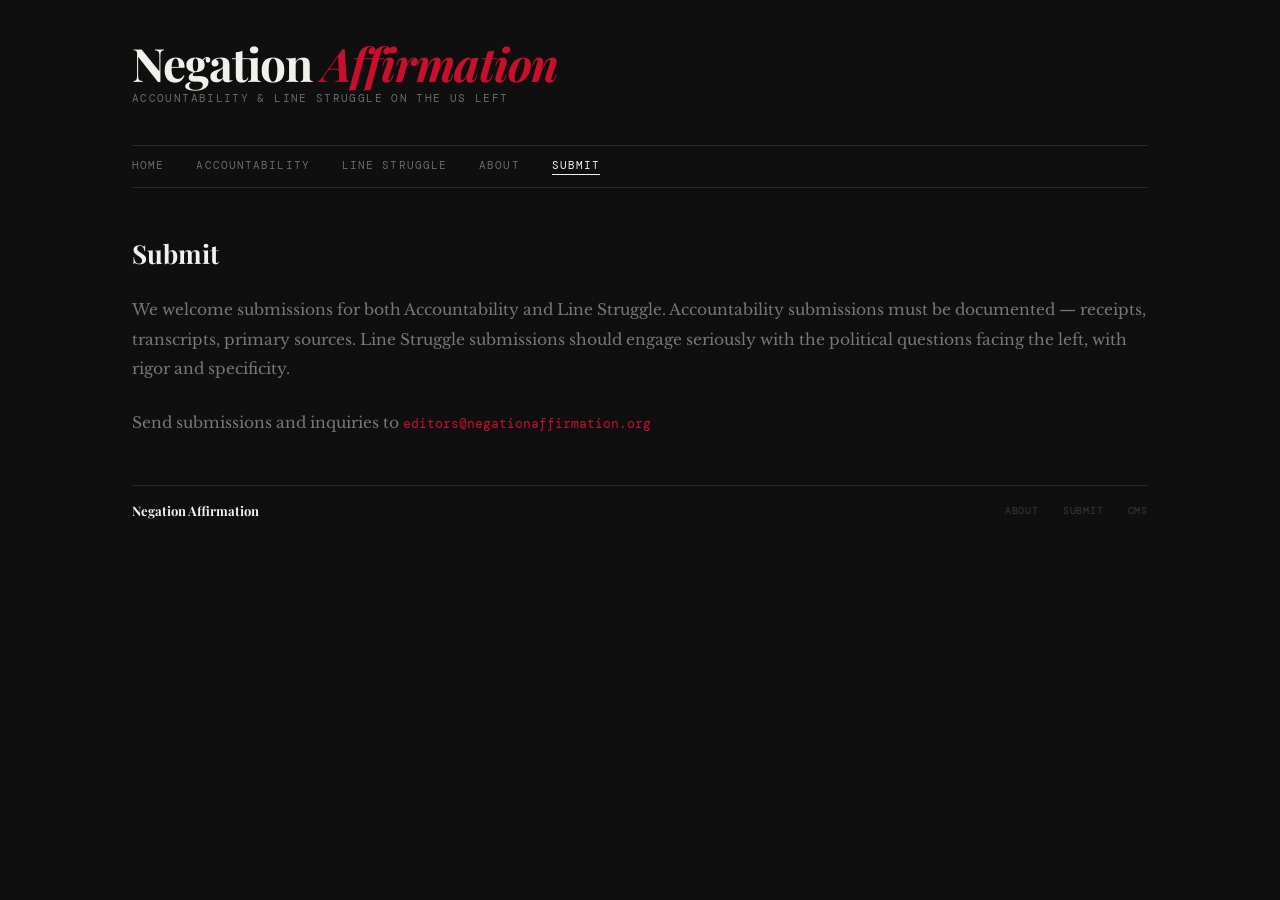
<file: submit.html>
<!DOCTYPE html>
<html lang="en">
<head>
<meta charset="UTF-8">
<meta name="viewport" content="width=device-width, initial-scale=1.0">
<title>Submit — Negation Affirmation</title>
<link rel="stylesheet" href="/style.css">
</head>
<body>
<div class="na">

  <div class="na-head">
    <a href="/" class="na-name">Negation <em>Affirmation</em></a>
    <p class="na-tagline">Accountability &amp; line struggle on the US left</p>
  </div>

  <nav class="na-nav">
    <a href="/">Home</a>
    <a href="/accountability.html">Accountability</a>
    <a href="/line-struggle.html">Line Struggle</a>
    <a href="/about.html">About</a>
    <a href="/submit.html" class="active">Submit</a>
  </nav>

  <h2 class="na-section-hed">Submit</h2>
  <p class="na-prose">We welcome submissions for both Accountability and Line Struggle. Accountability submissions must be documented — receipts, transcripts, primary sources. Line Struggle submissions should engage seriously with the political questions facing the left, with rigor and specificity.</p>
  <p class="na-prose">Send submissions and inquiries to <span style="color:#C8102E;font-family:'DM Mono',monospace;font-size:13px;">editors@negationaffirmation.org</span></p>

  <div class="na-footer">
    <a href="/" class="na-footer-name">Negation Affirmation</a>
    <div class="na-footer-links">
      <a href="/about.html">About</a>
      <a href="/submit.html">Submit</a>
      <a href="/admin/" target="_blank">CMS</a>
    </div>
  </div>

</div>
</body>
</html>
</file>
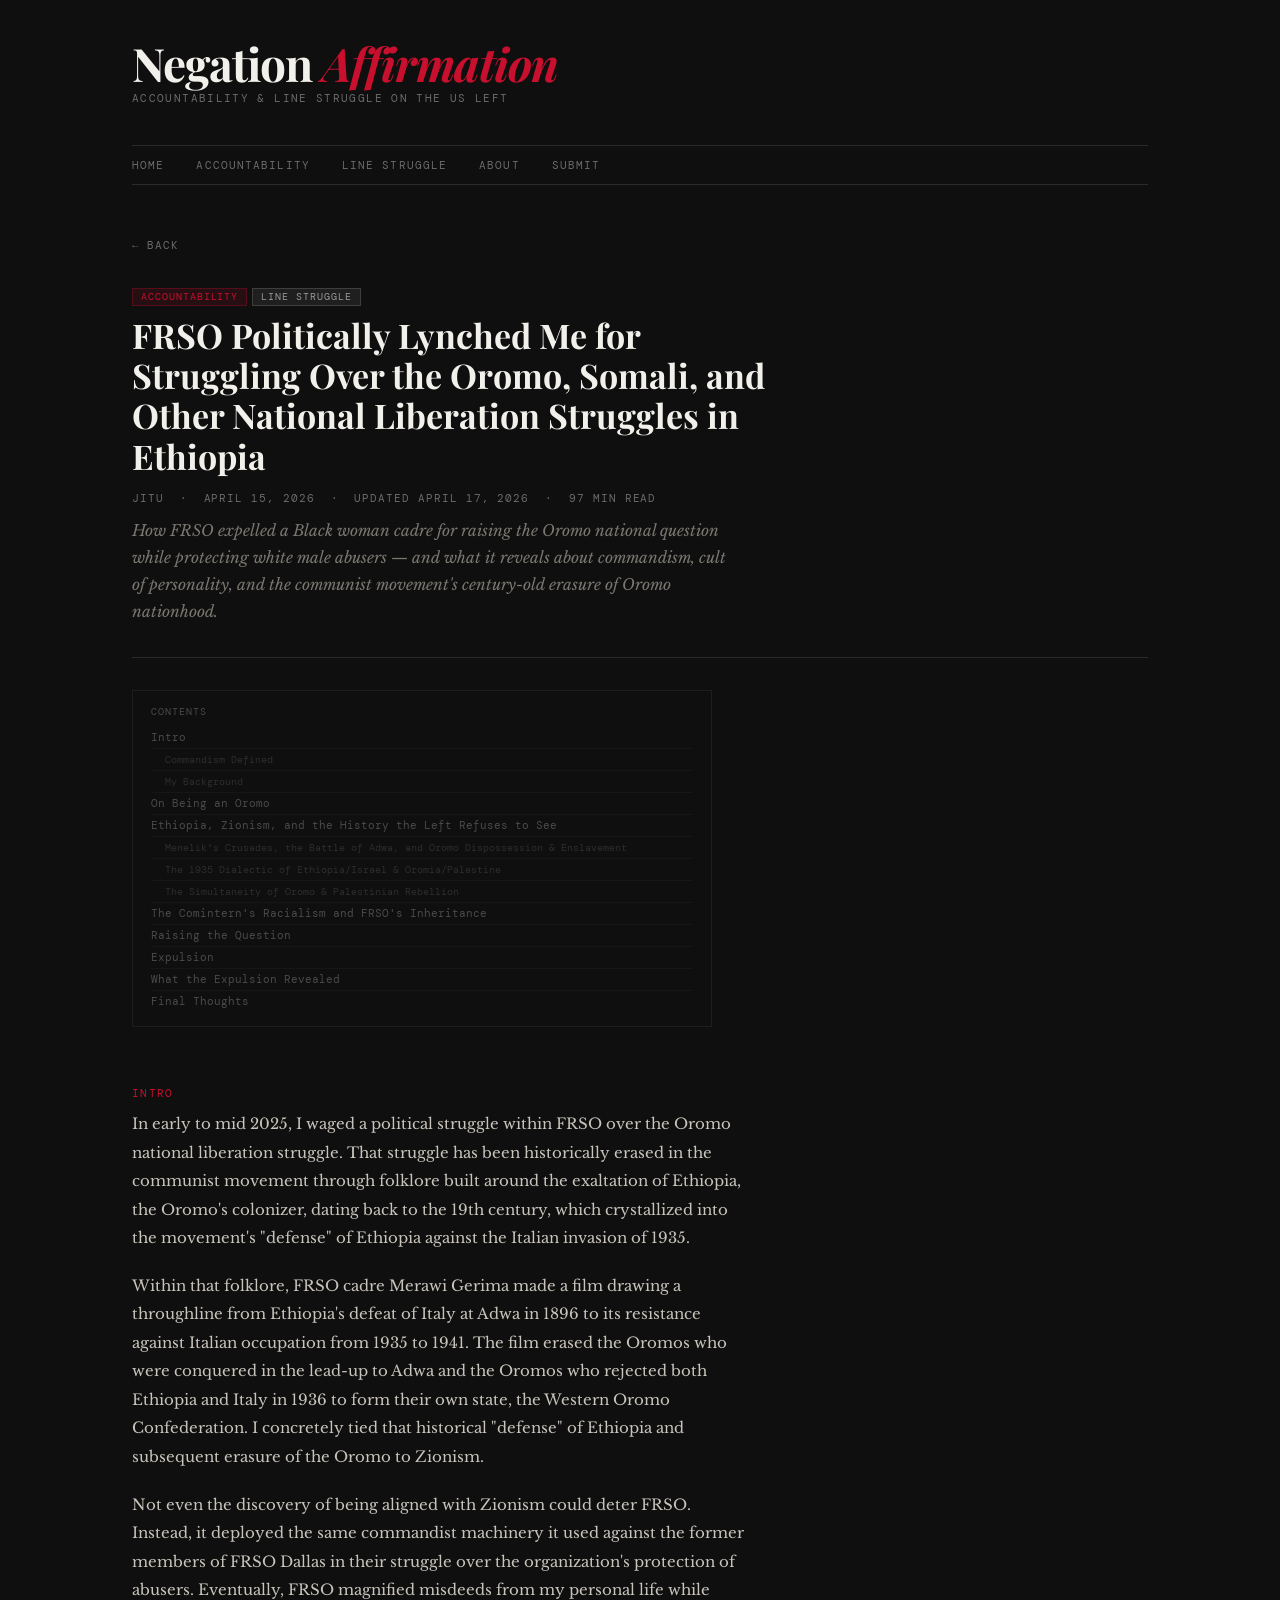
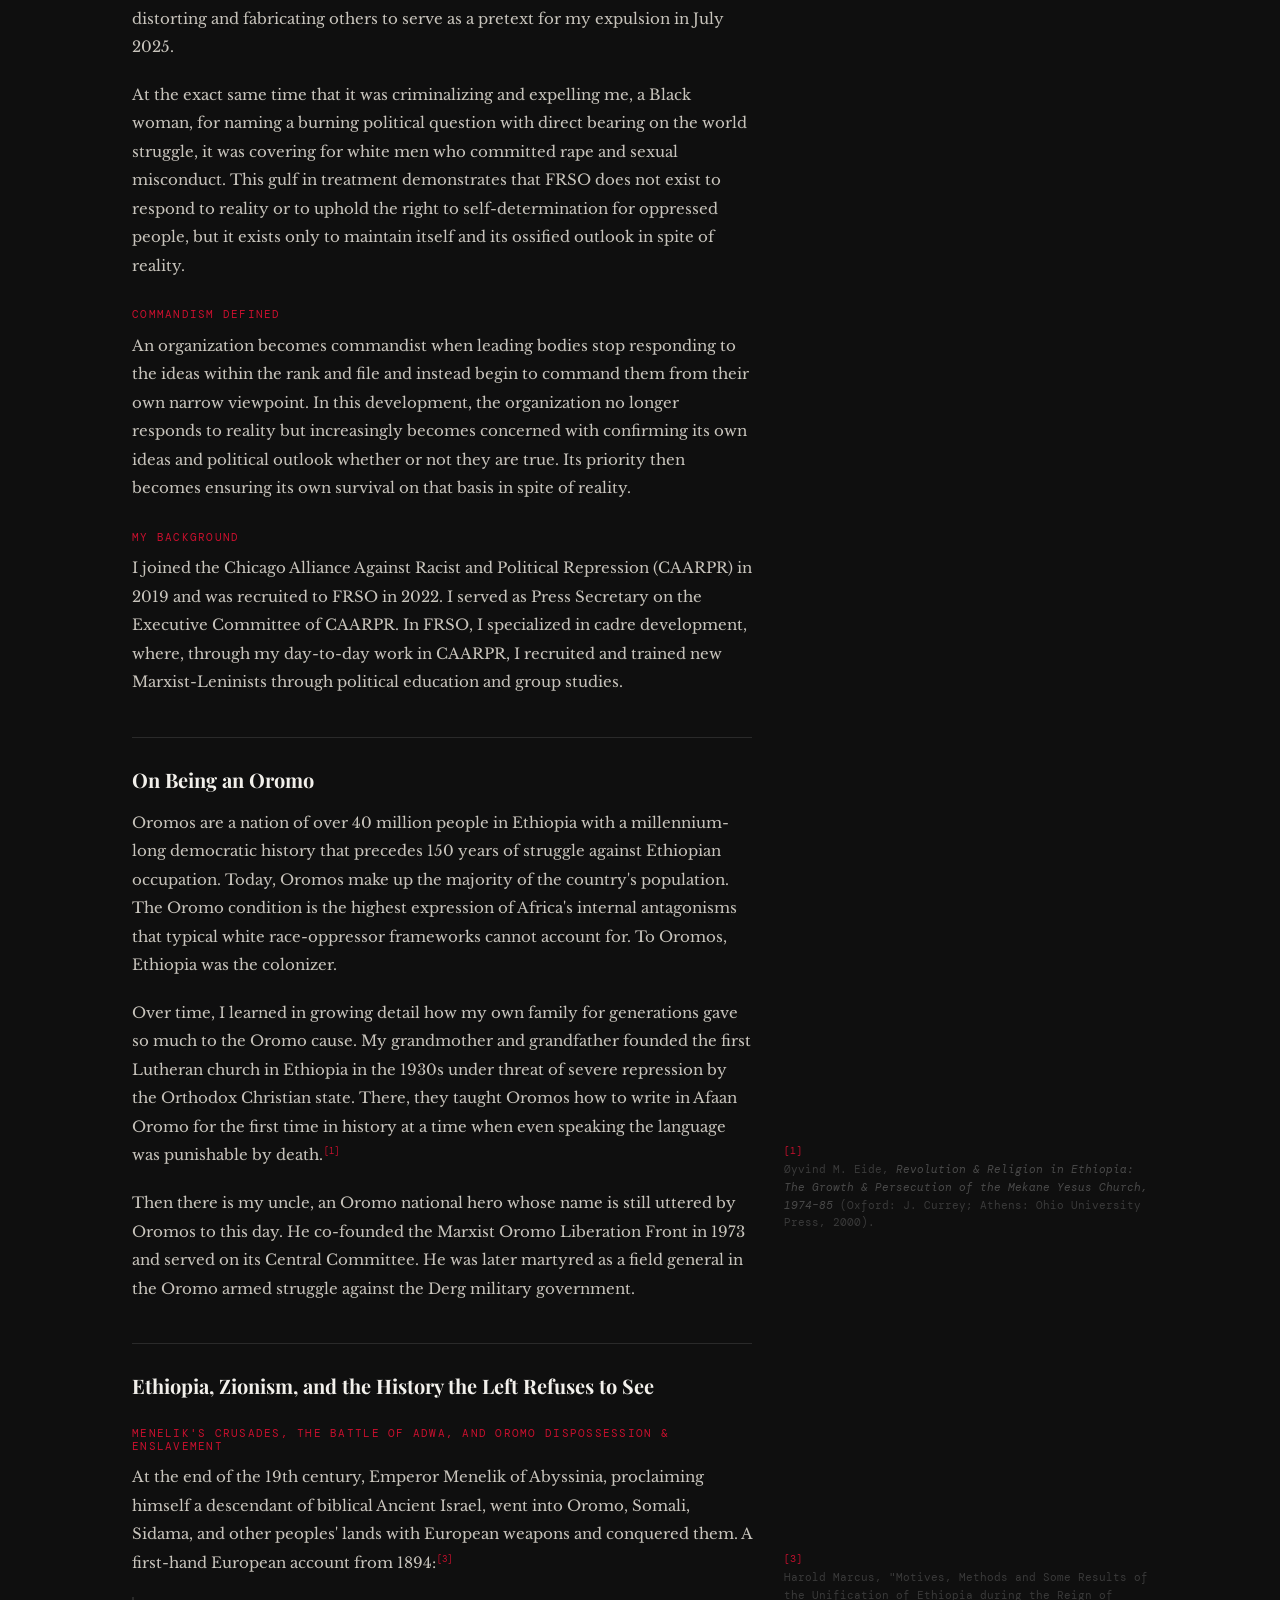
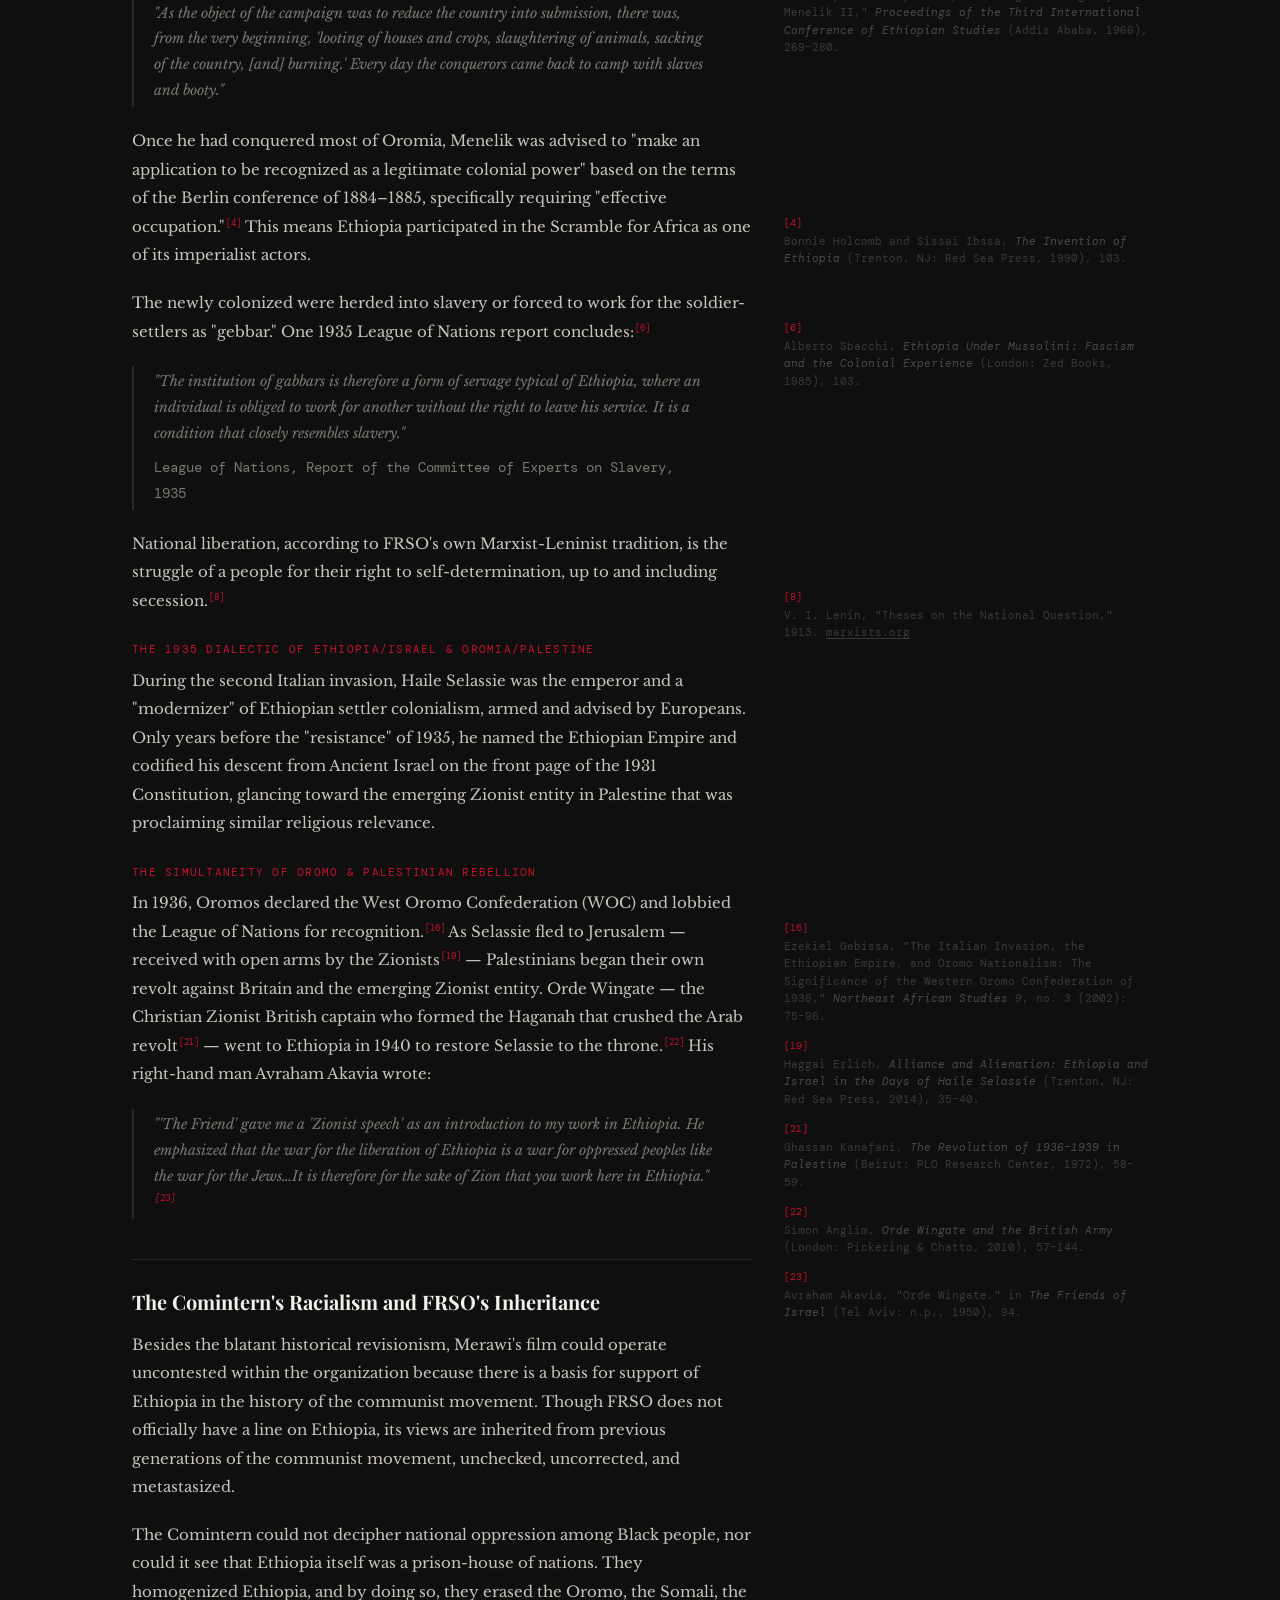
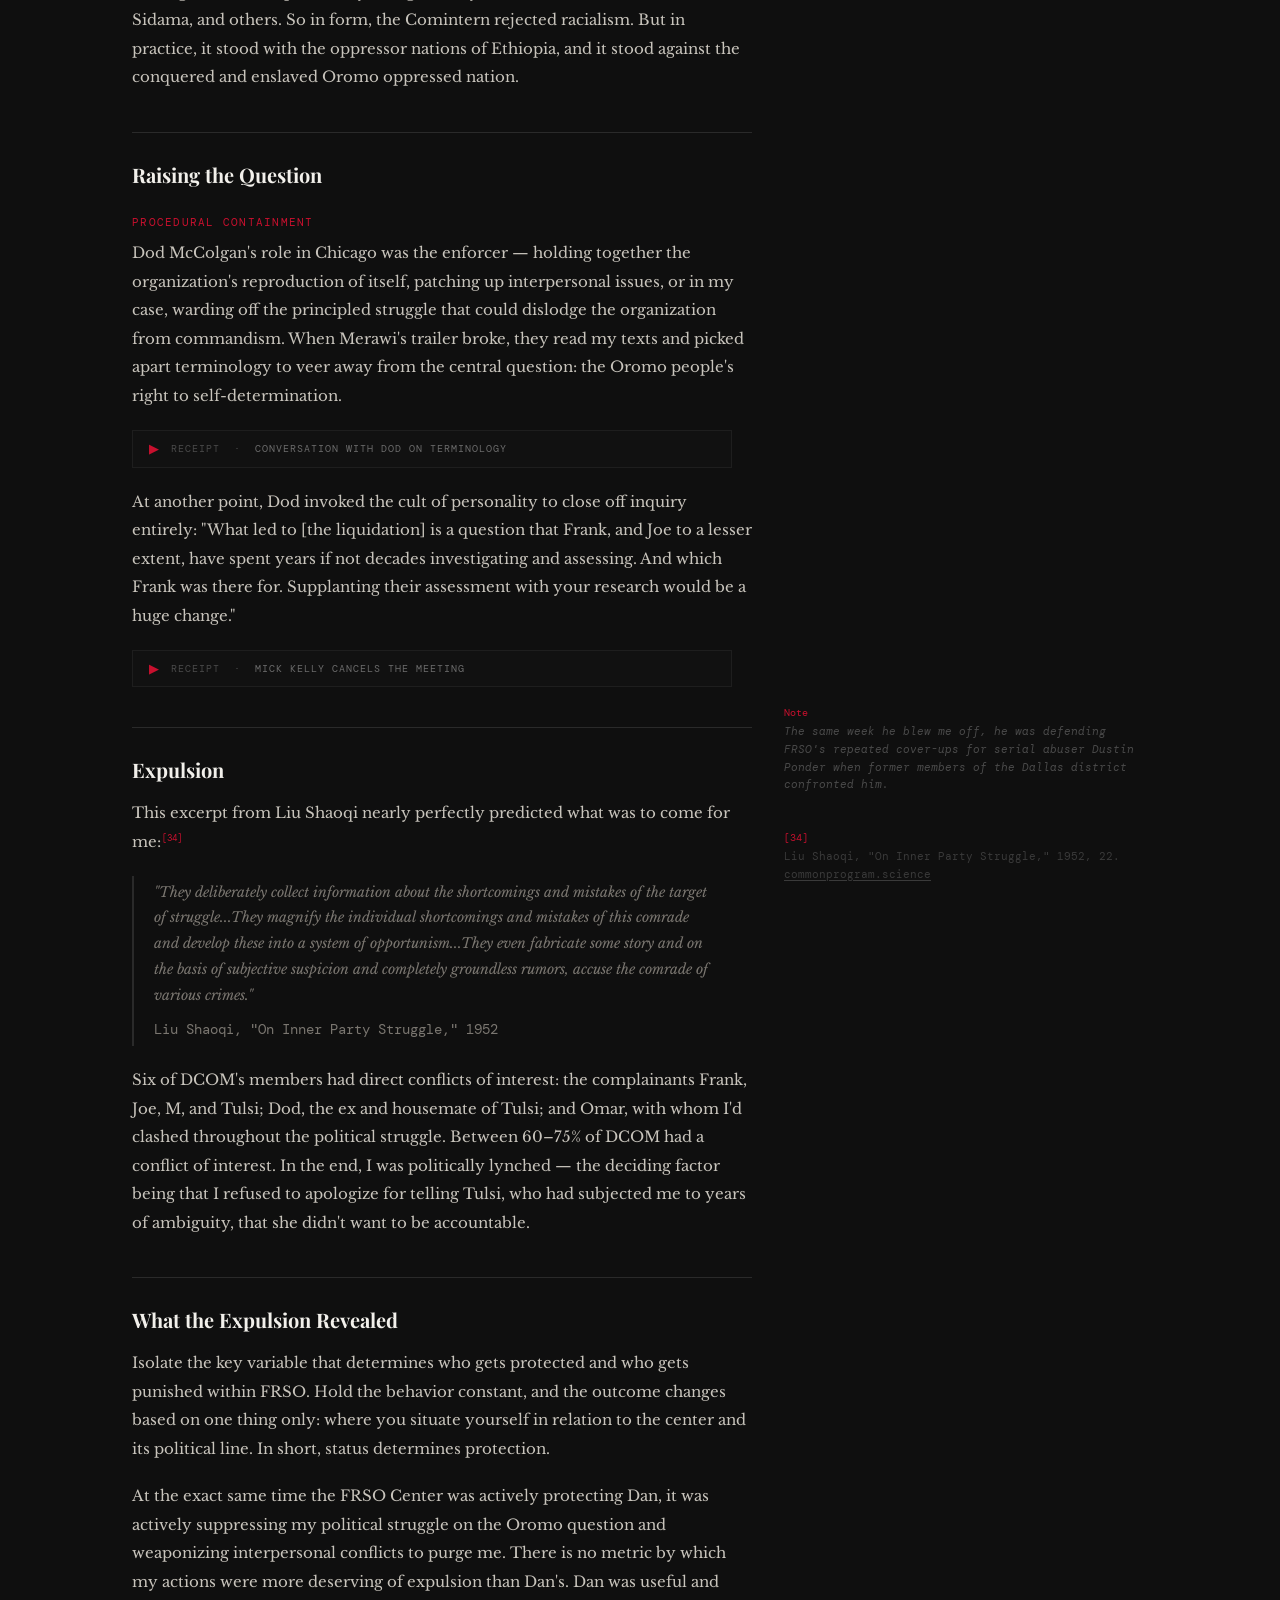
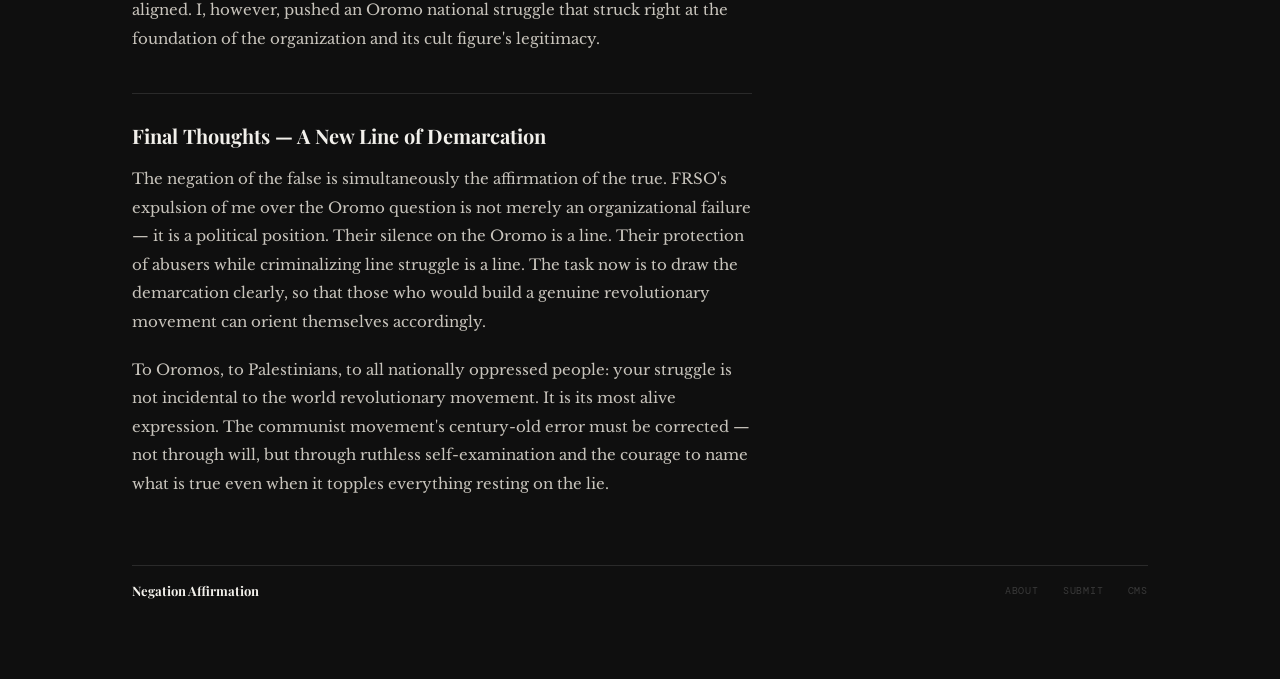
<file: articles/frso-politically-lynched.html>
<!DOCTYPE html>
<html lang="en">
<head>
<meta charset="UTF-8">
<meta name="viewport" content="width=device-width, initial-scale=1.0">
<title>FRSO Politically Lynched Me — Negation Affirmation</title>
<link rel="stylesheet" href="/style.css">
</head>
<body>
<div class="na">

  <div class="na-head">
    <a href="/" class="na-name">Negation <em>Affirmation</em></a>
    <p class="na-tagline">Accountability &amp; line struggle on the US left</p>
  </div>

  <nav class="na-nav">
    <a href="/">Home</a>
    <a href="/accountability.html">Accountability</a>
    <a href="/line-struggle.html">Line Struggle</a>
    <a href="/about.html">About</a>
    <a href="/submit.html">Submit</a>
  </nav>

  <a href="/" class="art-back">← Back</a>

  <div class="art-head">
    <div><span class="tag accountability">Accountability</span><span class="tag line-struggle" style="margin-left:5px;">Line Struggle</span></div>
    <h1 class="art-hed">FRSO Politically Lynched Me for Struggling Over the Oromo, Somali, and Other National Liberation Struggles in Ethiopia</h1>
    <div class="art-meta">Jitu &nbsp;·&nbsp; April 15, 2026 &nbsp;·&nbsp; Updated April 17, 2026 &nbsp;·&nbsp; 97 min read</div>
    <p class="art-dek">How FRSO expelled a Black woman cadre for raising the Oromo national question while protecting white male abusers — and what it reveals about commandism, cult of personality, and the communist movement's century-old erasure of Oromo nationhood.</p>
  </div>

  <div class="toc">
    <div class="toc-lbl">Contents</div>
    <a onclick="tocScrollTo('j-intro')">Intro</a>
    <a class="i" onclick="tocScrollTo('j-commandism')">Commandism Defined</a>
    <a class="i" onclick="tocScrollTo('j-background')">My Background</a>
    <a onclick="tocScrollTo('j-oromo')">On Being an Oromo</a>
    <a onclick="tocScrollTo('j-ethiopia')">Ethiopia, Zionism, and the History the Left Refuses to See</a>
    <a class="i" onclick="tocScrollTo('j-menelik')">Menelik's Crusades, the Battle of Adwa, and Oromo Dispossession &amp; Enslavement</a>
    <a class="i" onclick="tocScrollTo('j-1935')">The 1935 Dialectic of Ethiopia/Israel &amp; Oromia/Palestine</a>
    <a class="i" onclick="tocScrollTo('j-simultaneity')">The Simultaneity of Oromo &amp; Palestinian Rebellion</a>
    <a onclick="tocScrollTo('j-comintern')">The Comintern's Racialism and FRSO's Inheritance</a>
    <a onclick="tocScrollTo('j-raising')">Raising the Question</a>
    <a onclick="tocScrollTo('j-expulsion')">Expulsion</a>
    <a onclick="tocScrollTo('j-revealed')">What the Expulsion Revealed</a>
    <a onclick="tocScrollTo('j-final')">Final Thoughts</a>
  </div>

  <div class="art-wrap" id="art-wrap">
    <div class="art-main">

      <span class="sec-anchor" id="j-intro"></span>
      <div class="sub-hed">Intro</div>
      <p>In early to mid 2025, I waged a political struggle within FRSO over the Oromo national liberation struggle. That struggle has been historically erased in the communist movement through folklore built around the exaltation of Ethiopia, the Oromo's colonizer, dating back to the 19th century, which crystallized into the movement's "defense" of Ethiopia against the Italian invasion of 1935.</p>
      <p>Within that folklore, FRSO cadre Merawi Gerima made a film drawing a throughline from Ethiopia's defeat of Italy at Adwa in 1896 to its resistance against Italian occupation from 1935 to 1941. The film erased the Oromos who were conquered in the lead-up to Adwa and the Oromos who rejected both Ethiopia and Italy in 1936 to form their own state, the Western Oromo Confederation. I concretely tied that historical "defense" of Ethiopia and subsequent erasure of the Oromo to Zionism.</p>
      <p>Not even the discovery of being aligned with Zionism could deter FRSO. Instead, it deployed the same commandist machinery it used against the former members of FRSO Dallas in their struggle over the organization's protection of abusers. Eventually, FRSO magnified misdeeds from my personal life while distorting and fabricating others to serve as a pretext for my expulsion in July 2025.</p>
      <p>At the exact same time that it was criminalizing and expelling me, a Black woman, for naming a burning political question with direct bearing on the world struggle, it was covering for white men who committed rape and sexual misconduct. This gulf in treatment demonstrates that FRSO does not exist to respond to reality or to uphold the right to self-determination for oppressed people, but it exists only to maintain itself and its ossified outlook in spite of reality.</p>

      <span class="sec-anchor" id="j-commandism"></span>
      <div class="sub-hed">Commandism Defined</div>
      <p>An organization becomes commandist when leading bodies stop responding to the ideas within the rank and file and instead begin to command them from their own narrow viewpoint. In this development, the organization no longer responds to reality but increasingly becomes concerned with confirming its own ideas and political outlook whether or not they are true. Its priority then becomes ensuring its own survival on that basis in spite of reality.</p>

      <span class="sec-anchor" id="j-background"></span>
      <div class="sub-hed">My Background</div>
      <p>I joined the Chicago Alliance Against Racist and Political Repression (CAARPR) in 2019 and was recruited to FRSO in 2022. I served as Press Secretary on the Executive Committee of CAARPR. In FRSO, I specialized in cadre development, where, through my day-to-day work in CAARPR, I recruited and trained new Marxist-Leninists through political education and group studies.</p>

      <span class="sec-anchor" id="j-oromo"></span>
      <div class="sec-hed">On Being an Oromo</div>
      <p>Oromos are a nation of over 40 million people in Ethiopia with a millennium-long democratic history that precedes 150 years of struggle against Ethiopian occupation. Today, Oromos make up the majority of the country's population. The Oromo condition is the highest expression of Africa's internal antagonisms that typical white race-oppressor frameworks cannot account for. To Oromos, Ethiopia was the colonizer.</p>
      <p>Over time, I learned in growing detail how my own family for generations gave so much to the Oromo cause. My grandmother and grandfather founded the first Lutheran church in Ethiopia in the 1930s under threat of severe repression by the Orthodox Christian state. There, they taught Oromos how to write in Afaan Oromo for the first time in history at a time when even speaking the language was punishable by death.<span class="cn" id="j-ref-1" data-note="j1">[1]</span></p>
      <p>Then there is my uncle, an Oromo national hero whose name is still uttered by Oromos to this day. He co-founded the Marxist Oromo Liberation Front in 1973 and served on its Central Committee. He was later martyred as a field general in the Oromo armed struggle against the Derg military government.</p>

      <span class="sec-anchor" id="j-ethiopia"></span>
      <div class="sec-hed">Ethiopia, Zionism, and the History the Left Refuses to See</div>

      <span class="sec-anchor" id="j-menelik"></span>
      <div class="sub-hed">Menelik's Crusades, the Battle of Adwa, and Oromo Dispossession &amp; Enslavement</div>
      <p>At the end of the 19th century, Emperor Menelik of Abyssinia, proclaiming himself a descendant of biblical Ancient Israel, went into Oromo, Somali, Sidama, and other peoples' lands with European weapons and conquered them. A first-hand European account from 1894:<span class="cn" id="j-ref-3" data-note="j3">[3]</span></p>
      <blockquote><p>"As the object of the campaign was to reduce the country into submission, there was, from the very beginning, 'looting of houses and crops, slaughtering of animals, sacking of the country, [and] burning.' Every day the conquerors came back to camp with slaves and booty."</p></blockquote>
      <p>Once he had conquered most of Oromia, Menelik was advised to "make an application to be recognized as a legitimate colonial power" based on the terms of the Berlin conference of 1884–1885, specifically requiring "effective occupation."<span class="cn" id="j-ref-4" data-note="j4">[4]</span> This means Ethiopia participated in the Scramble for Africa as one of its imperialist actors.</p>
      <p>The newly colonized were herded into slavery or forced to work for the soldier-settlers as "gebbar." One 1935 League of Nations report concludes:<span class="cn" id="j-ref-6" data-note="j6">[6]</span></p>
      <blockquote><p>"The institution of gabbars is therefore a form of servage typical of Ethiopia, where an individual is obliged to work for another without the right to leave his service. It is a condition that closely resembles slavery."</p><p class="bq-src">League of Nations, Report of the Committee of Experts on Slavery, 1935</p></blockquote>
      <p>National liberation, according to FRSO's own Marxist-Leninist tradition, is the struggle of a people for their right to self-determination, up to and including secession.<span class="cn" id="j-ref-8" data-note="j8">[8]</span></p>

      <span class="sec-anchor" id="j-1935"></span>
      <div class="sub-hed">The 1935 Dialectic of Ethiopia/Israel &amp; Oromia/Palestine</div>
      <p>During the second Italian invasion, Haile Selassie was the emperor and a "modernizer" of Ethiopian settler colonialism, armed and advised by Europeans. Only years before the "resistance" of 1935, he named the Ethiopian Empire and codified his descent from Ancient Israel on the front page of the 1931 Constitution, glancing toward the emerging Zionist entity in Palestine that was proclaiming similar religious relevance.</p>

      <span class="sec-anchor" id="j-simultaneity"></span>
      <div class="sub-hed">The Simultaneity of Oromo &amp; Palestinian Rebellion</div>
      <p>In 1936, Oromos declared the West Oromo Confederation (WOC) and lobbied the League of Nations for recognition.<span class="cn" id="j-ref-16" data-note="j16">[16]</span> As Selassie fled to Jerusalem — received with open arms by the Zionists<span class="cn" id="j-ref-19" data-note="j19">[19]</span> — Palestinians began their own revolt against Britain and the emerging Zionist entity. Orde Wingate — the Christian Zionist British captain who formed the Haganah that crushed the Arab revolt<span class="cn" id="j-ref-21" data-note="j21">[21]</span> — went to Ethiopia in 1940 to restore Selassie to the throne.<span class="cn" id="j-ref-22" data-note="j22">[22]</span> His right-hand man Avraham Akavia wrote:</p>
      <blockquote><p>"'The Friend' gave me a 'Zionist speech' as an introduction to my work in Ethiopia. He emphasized that the war for the liberation of Ethiopia is a war for oppressed peoples like the war for the Jews…It is therefore for the sake of Zion that you work here in Ethiopia."<span class="cn" id="j-ref-23" data-note="j23">[23]</span></p></blockquote>

      <span class="sec-anchor" id="j-comintern"></span>
      <div class="sec-hed">The Comintern's Racialism and FRSO's Inheritance</div>
      <p>Besides the blatant historical revisionism, Merawi's film could operate uncontested within the organization because there is a basis for support of Ethiopia in the history of the communist movement. Though FRSO does not officially have a line on Ethiopia, its views are inherited from previous generations of the communist movement, unchecked, uncorrected, and metastasized.</p>
      <p>The Comintern could not decipher national oppression among Black people, nor could it see that Ethiopia itself was a prison-house of nations. They homogenized Ethiopia, and by doing so, they erased the Oromo, the Somali, the Sidama, and others. So in form, the Comintern rejected racialism. But in practice, it stood with the oppressor nations of Ethiopia, and it stood against the conquered and enslaved Oromo oppressed nation.</p>

      <span class="sec-anchor" id="j-raising"></span>
      <div class="sec-hed">Raising the Question</div>
      <div class="sub-hed">Procedural Containment</div>
      <p>Dod McColgan's role in Chicago was the enforcer — holding together the organization's reproduction of itself, patching up interpersonal issues, or in my case, warding off the principled struggle that could dislodge the organization from commandism. When Merawi's trailer broke, they read my texts and picked apart terminology to veer away from the central question: the Oromo people's right to self-determination.</p>

      <div class="receipt">
        <button class="receipt-toggle" onclick="toggleReceipt(this)"><span class="receipt-icon">▶</span><span class="receipt-label">Receipt &nbsp;·&nbsp; <strong>Conversation with Dod on terminology</strong></span></button>
        <div class="receipt-body">
          <div class="convo-line"><strong>Dod:</strong> I think the introduction of another term that has conflicting meanings makes the piece a little harder to grasp.</div>
          <div class="convo-line"><strong>Jitu:</strong> ok. should i say "narrow particularism"</div>
          <div class="convo-line"><strong>Dod:</strong> No I mean the terms above, like don't use the term particularism.</div>
          <div class="convo-line"><strong>Dod:</strong> I think structurally it would be clearer to the reader if you were to begin and end from the place of taking a position on the national struggle.</div>
          <div class="convo-line"><strong>Dod:</strong> Just got off the phone with Frank and encouraged him to engage with you on this.</div>
          <div class="convo-line"><strong>Jitu:</strong> thank you</div>
        </div>
      </div>

      <p>At another point, Dod invoked the cult of personality to close off inquiry entirely: "What led to [the liquidation] is a question that Frank, and Joe to a lesser extent, have spent years if not decades investigating and assessing. And which Frank was there for. Supplanting their assessment with your research would be a huge change."</p>

      <div class="receipt">
        <button class="receipt-toggle" onclick="toggleReceipt(this)"><span class="receipt-icon">▶</span><span class="receipt-label">Receipt &nbsp;·&nbsp; <strong>Mick Kelly cancels the meeting</strong></span></button>
        <div class="receipt-body">
          <div class="convo-line"><strong>Jitu:</strong> hey Mick, do you have time to talk on sunday in a more structured way?</div>
          <div class="convo-line"><strong>Mick:</strong> Let me check and get back to you — I have plans set with my partner but she might head out of town so I would be free</div>
          <div class="convo-line"><strong>Mick:</strong> Sorry I will be spending time with my partner today.</div>
          <div class="convo-line"><strong>Jitu:</strong> no worries</div>
        </div>
      </div>
      <span id="j-mick-anchor" style="display:block;height:0;"></span>

      <span class="sec-anchor" id="j-expulsion"></span>
      <div class="sec-hed">Expulsion</div>
      <p>This excerpt from Liu Shaoqi nearly perfectly predicted what was to come for me:<span class="cn" id="j-ref-34" data-note="j34">[34]</span></p>
      <blockquote><p>"They deliberately collect information about the shortcomings and mistakes of the target of struggle...They magnify the individual shortcomings and mistakes of this comrade and develop these into a system of opportunism...They even fabricate some story and on the basis of subjective suspicion and completely groundless rumors, accuse the comrade of various crimes."</p><p class="bq-src">Liu Shaoqi, "On Inner Party Struggle," 1952</p></blockquote>
      <p>Six of DCOM's members had direct conflicts of interest: the complainants Frank, Joe, M, and Tulsi; Dod, the ex and housemate of Tulsi; and Omar, with whom I'd clashed throughout the political struggle. Between 60–75% of DCOM had a conflict of interest. In the end, I was politically lynched — the deciding factor being that I refused to apologize for telling Tulsi, who had subjected me to years of ambiguity, that she didn't want to be accountable.</p>

      <span class="sec-anchor" id="j-revealed"></span>
      <div class="sec-hed">What the Expulsion Revealed</div>
      <p>Isolate the key variable that determines who gets protected and who gets punished within FRSO. Hold the behavior constant, and the outcome changes based on one thing only: where you situate yourself in relation to the center and its political line. In short, status determines protection.</p>
      <p>At the exact same time the FRSO Center was actively protecting Dan, it was actively suppressing my political struggle on the Oromo question and weaponizing interpersonal conflicts to purge me. There is no metric by which my actions were more deserving of expulsion than Dan's. Dan was useful and aligned. I, however, pushed an Oromo national struggle that struck right at the foundation of the organization and its cult figure's legitimacy.</p>

      <span class="sec-anchor" id="j-final"></span>
      <div class="sec-hed">Final Thoughts — A New Line of Demarcation</div>
      <p>The negation of the false is simultaneously the affirmation of the true. FRSO's expulsion of me over the Oromo question is not merely an organizational failure — it is a political position. Their silence on the Oromo is a line. Their protection of abusers while criminalizing line struggle is a line. The task now is to draw the demarcation clearly, so that those who would build a genuine revolutionary movement can orient themselves accordingly.</p>
      <p>To Oromos, to Palestinians, to all nationally oppressed people: your struggle is not incidental to the world revolutionary movement. It is its most alive expression. The communist movement's century-old error must be corrected — not through will, but through ruthless self-examination and the courage to name what is true even when it topples everything resting on the lie.</p>

    </div>

    <!-- ── MARGIN NOTES ── -->
    <div class="art-margin" id="art-margin">
      <div class="mn" id="mn-j1" data-ref="j-ref-1"><div class="mn-num">[1]</div><div class="mn-text">Øyvind M. Eide, <em>Revolution &amp; Religion in Ethiopia: The Growth &amp; Persecution of the Mekane Yesus Church, 1974–85</em> (Oxford: J. Currey; Athens: Ohio University Press, 2000).</div></div>
      <div class="mn" id="mn-j3" data-ref="j-ref-3"><div class="mn-num">[3]</div><div class="mn-text">Harold Marcus, "Motives, Methods and Some Results of the Unification of Ethiopia during the Reign of Menelik II," <em>Proceedings of the Third International Conference of Ethiopian Studies</em> (Addis Ababa, 1966), 269–280.</div></div>
      <div class="mn" id="mn-j4" data-ref="j-ref-4"><div class="mn-num">[4]</div><div class="mn-text">Bonnie Holcomb and Sissai Ibssa, <em>The Invention of Ethiopia</em> (Trenton, NJ: Red Sea Press, 1990), 103.</div></div>
      <div class="mn" id="mn-j6" data-ref="j-ref-6"><div class="mn-num">[6]</div><div class="mn-text">Alberto Sbacchi, <em>Ethiopia Under Mussolini: Fascism and the Colonial Experience</em> (London: Zed Books, 1985), 103.</div></div>
      <div class="mn" id="mn-j8" data-ref="j-ref-8"><div class="mn-num">[8]</div><div class="mn-text">V. I. Lenin, "Theses on the National Question," 1913. <a href="https://www.marxists.org/archive/lenin/works/1913/jun/30.htm">marxists.org</a></div></div>
      <div class="mn" id="mn-j16" data-ref="j-ref-16"><div class="mn-num">[16]</div><div class="mn-text">Ezekiel Gebissa, "The Italian Invasion, the Ethiopian Empire, and Oromo Nationalism: The Significance of the Western Oromo Confederation of 1936," <em>Northeast African Studies</em> 9, no. 3 (2002): 75–96.</div></div>
      <div class="mn" id="mn-j19" data-ref="j-ref-19"><div class="mn-num">[19]</div><div class="mn-text">Haggai Erlich, <em>Alliance and Alienation: Ethiopia and Israel in the Days of Haile Selassie</em> (Trenton, NJ: Red Sea Press, 2014), 35–40.</div></div>
      <div class="mn" id="mn-j21" data-ref="j-ref-21"><div class="mn-num">[21]</div><div class="mn-text">Ghassan Kanafani, <em>The Revolution of 1936–1939 in Palestine</em> (Beirut: PLO Research Center, 1972), 58–59.</div></div>
      <div class="mn" id="mn-j22" data-ref="j-ref-22"><div class="mn-num">[22]</div><div class="mn-text">Simon Anglim, <em>Orde Wingate and the British Army</em> (London: Pickering &amp; Chatto, 2010), 57–144.</div></div>
      <div class="mn" id="mn-j23" data-ref="j-ref-23"><div class="mn-num">[23]</div><div class="mn-text">Avraham Akavia, "Orde Wingate," in <em>The Friends of Israel</em> (Tel Aviv: n.p., 1950), 94.</div></div>
      <div class="mn" id="mn-j-mick" data-ref="j-mick-anchor"><div class="mn-num">Note</div><div class="mn-text"><em>The same week he blew me off, he was defending FRSO's repeated cover-ups for serial abuser Dustin Ponder when former members of the Dallas district confronted him.</em></div></div>
      <div class="mn" id="mn-j34" data-ref="j-ref-34"><div class="mn-num">[34]</div><div class="mn-text">Liu Shaoqi, "On Inner Party Struggle," 1952, 22. <a href="https://www.commonprogram.science/documents/on%20inner%20party%20struggle.pdf">commonprogram.science</a></div></div>
    </div>
  </div>

  <div class="na-footer">
    <a href="/" class="na-footer-name">Negation Affirmation</a>
    <div class="na-footer-links">
      <a href="/about.html">About</a>
      <a href="/submit.html">Submit</a>
      <a href="/admin/" target="_blank">CMS</a>
    </div>
  </div>

</div>
<script src="/main.js"></script>
</body>
</html>
</file>
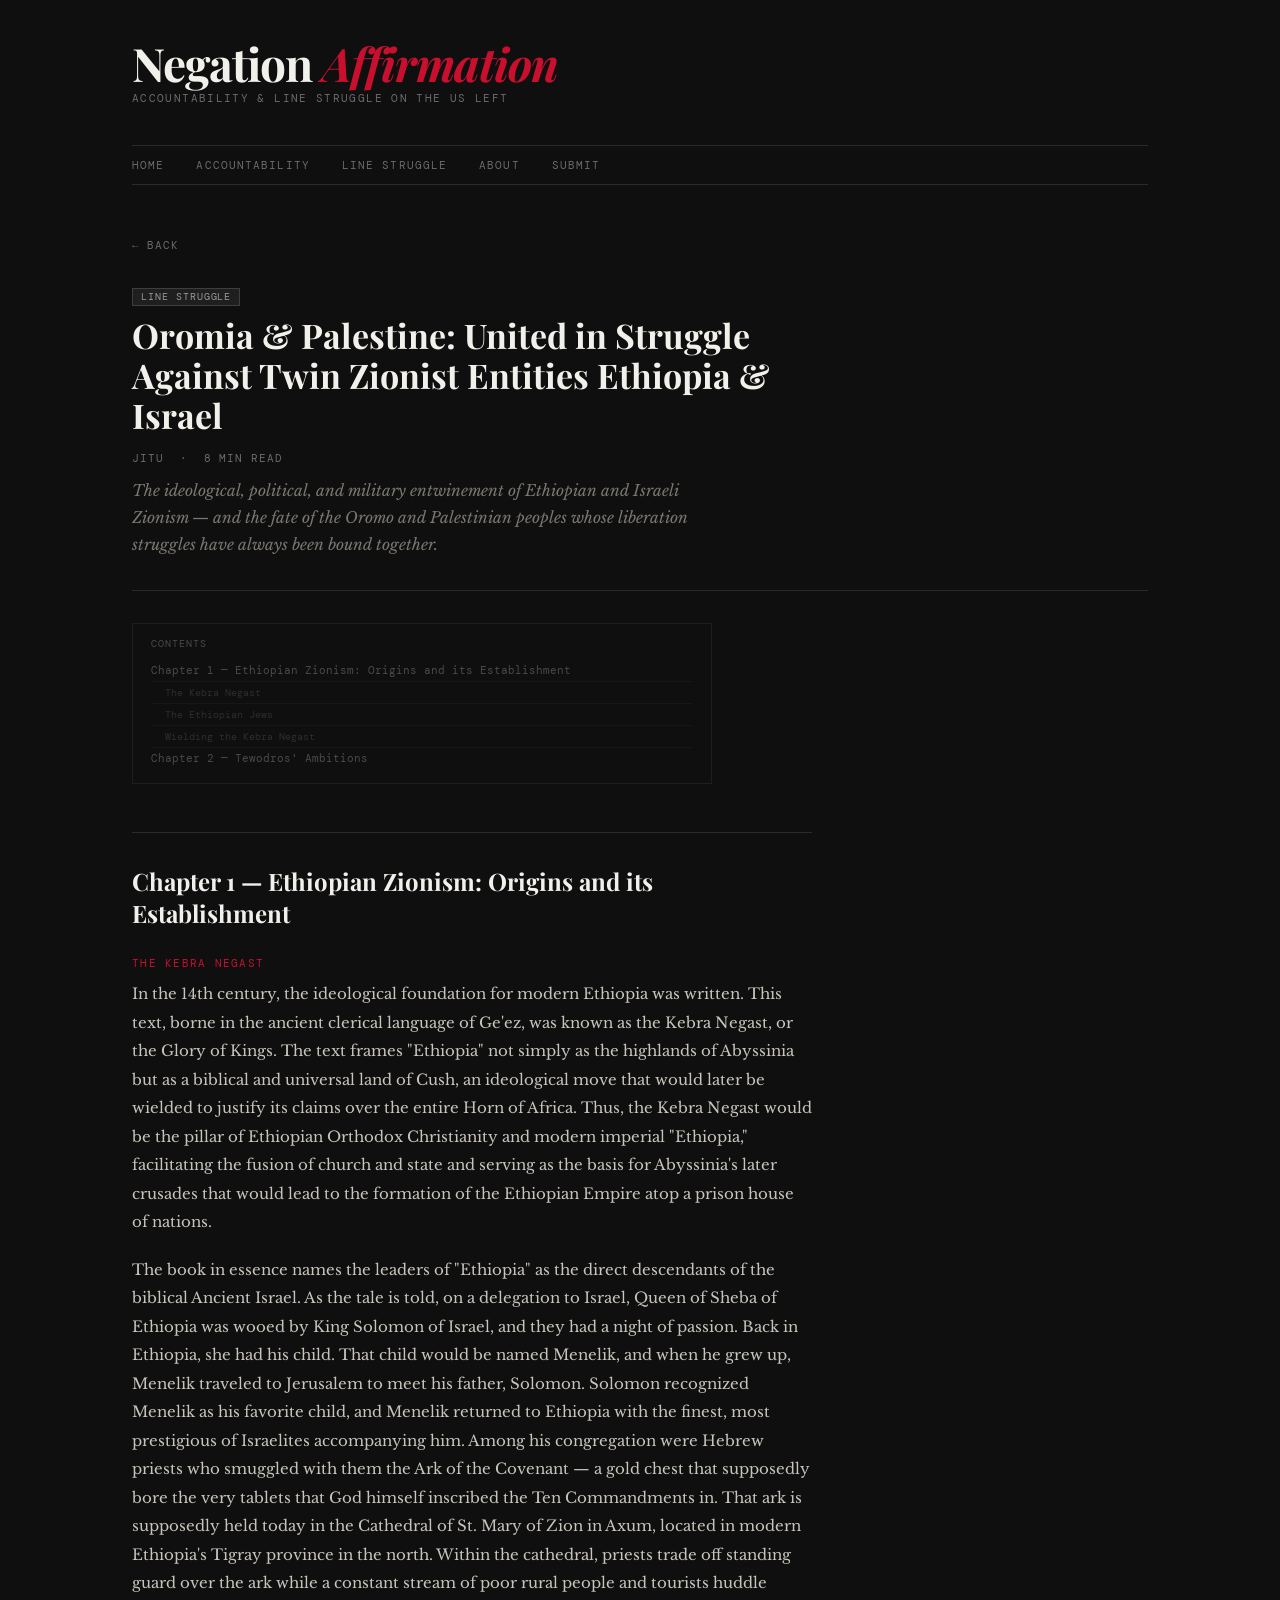
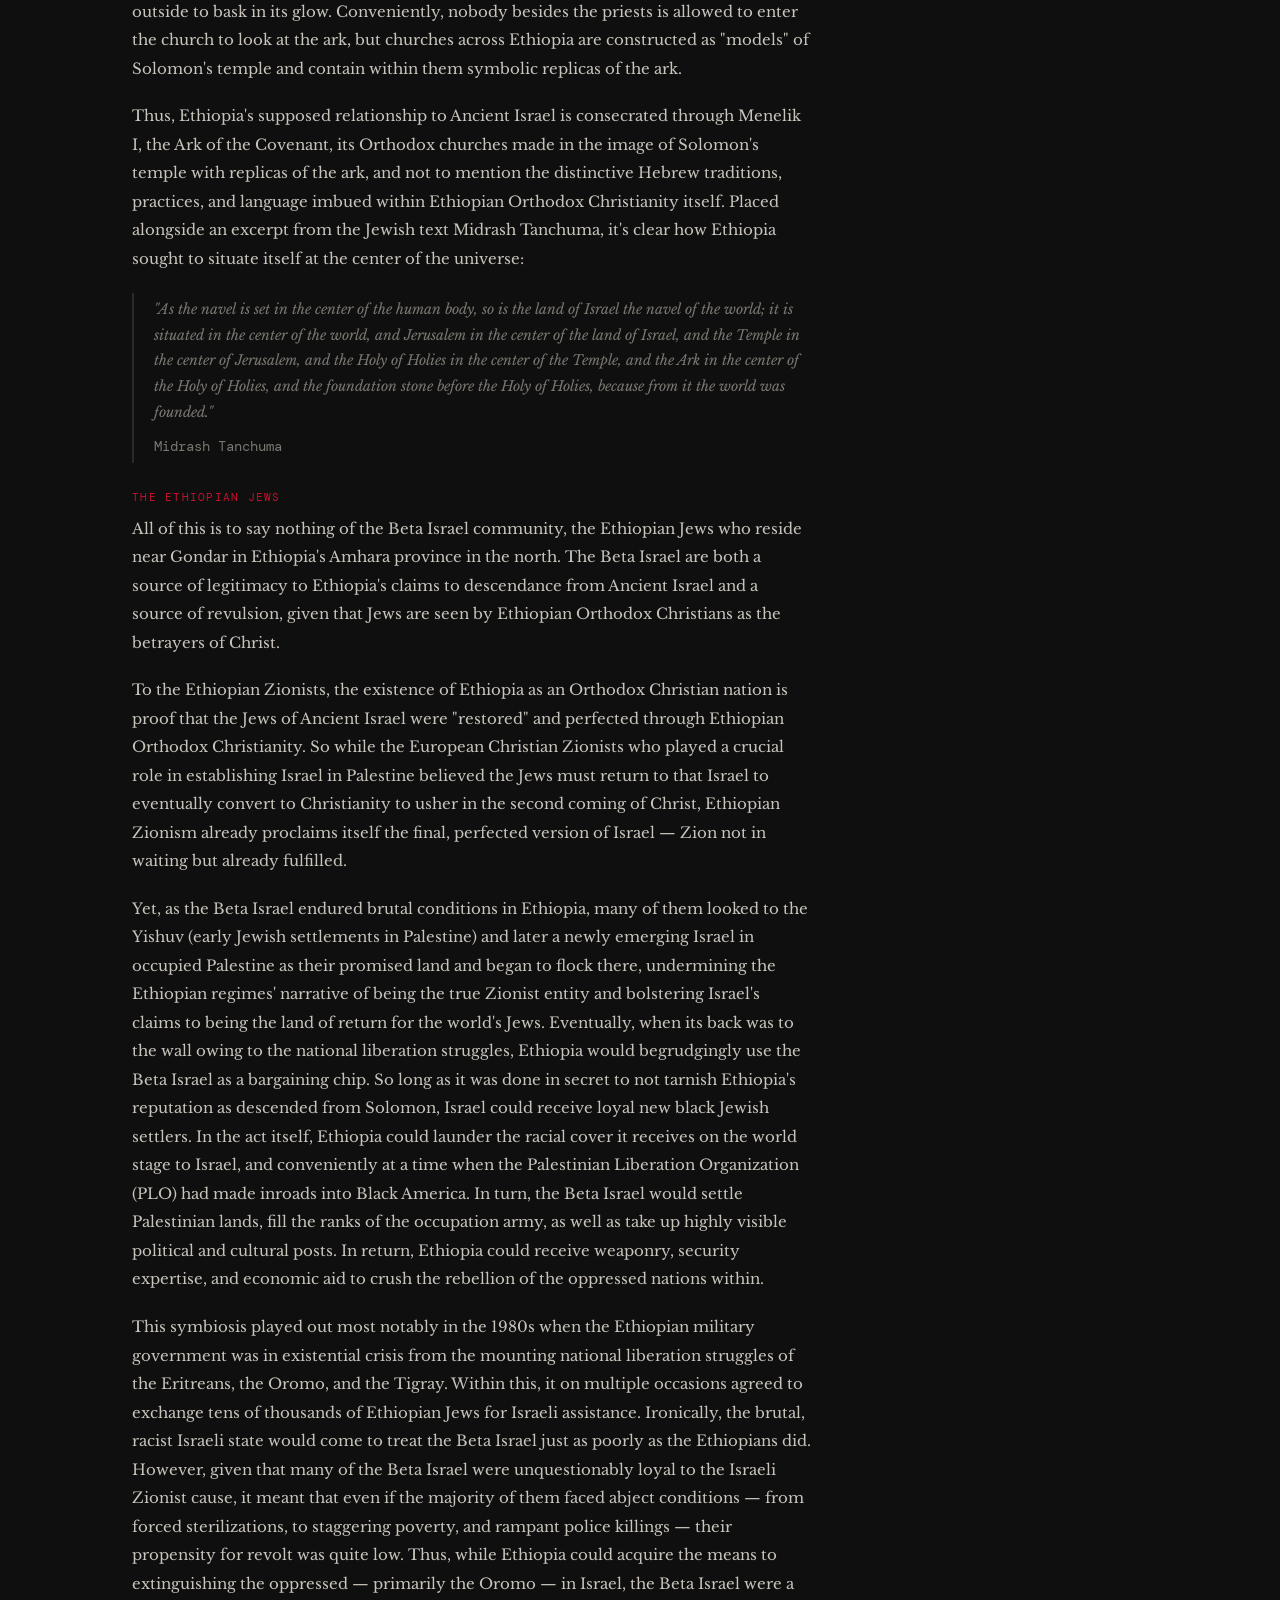
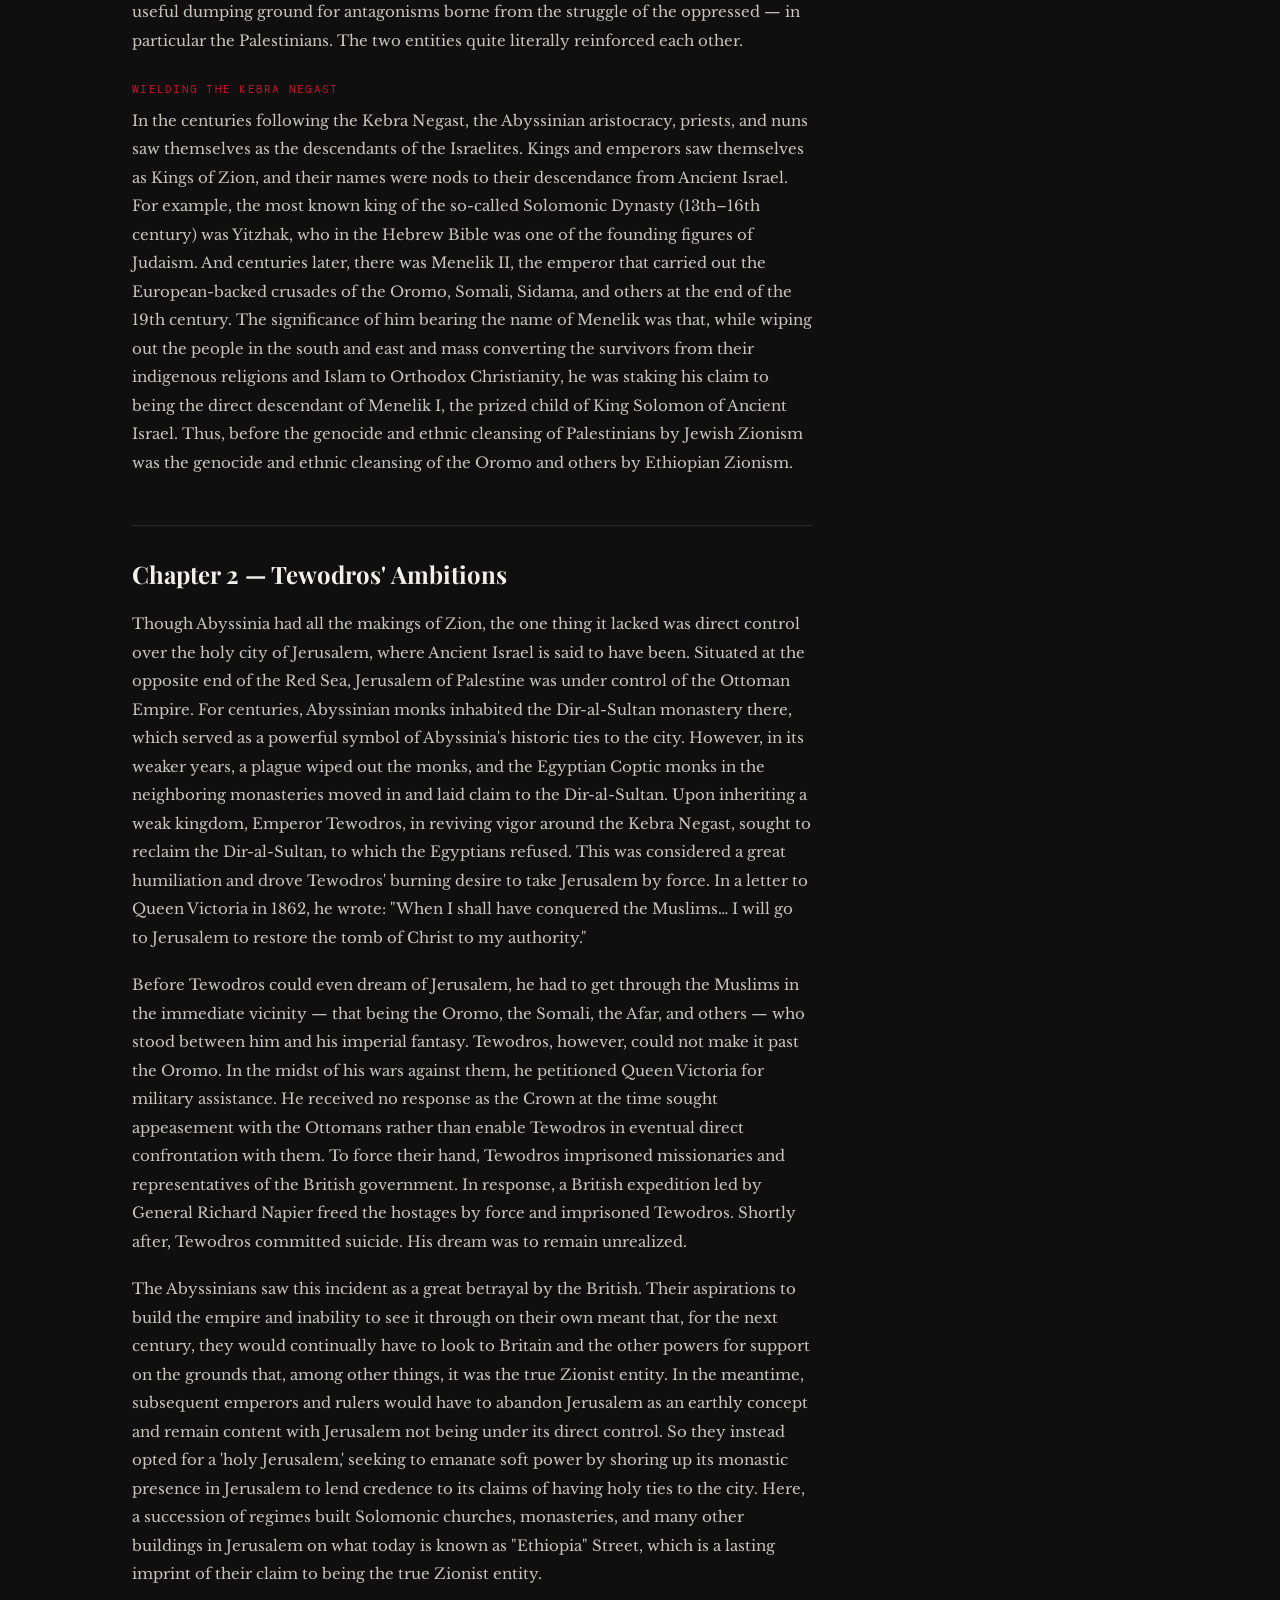
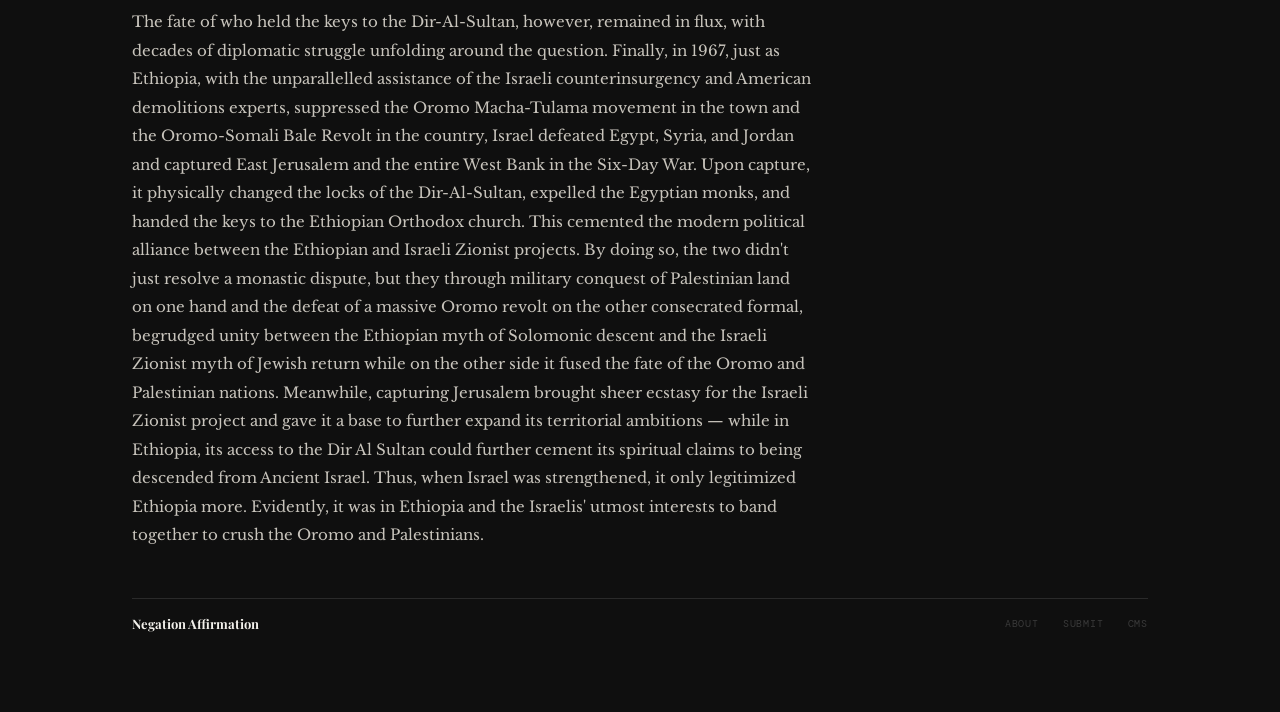
<file: articles/oromia-palestine.html>
<!DOCTYPE html>
<html lang="en">
<head>
<meta charset="UTF-8">
<meta name="viewport" content="width=device-width, initial-scale=1.0">
<title>Oromia &amp; Palestine — Negation Affirmation</title>
<link rel="stylesheet" href="/style.css">
</head>
<body>
<div class="na">

  <div class="na-head">
    <a href="/" class="na-name">Negation <em>Affirmation</em></a>
    <p class="na-tagline">Accountability &amp; line struggle on the US left</p>
  </div>

  <nav class="na-nav">
    <a href="/">Home</a>
    <a href="/accountability.html">Accountability</a>
    <a href="/line-struggle.html">Line Struggle</a>
    <a href="/about.html">About</a>
    <a href="/submit.html">Submit</a>
  </nav>

  <a href="/" class="art-back">← Back</a>

  <div class="art-head">
    <div><span class="tag line-struggle">Line Struggle</span></div>
    <h1 class="art-hed">Oromia &amp; Palestine: United in Struggle Against Twin Zionist Entities Ethiopia &amp; Israel</h1>
    <div class="art-meta">Jitu &nbsp;·&nbsp; 8 min read</div>
    <p class="art-dek">The ideological, political, and military entwinement of Ethiopian and Israeli Zionism — and the fate of the Oromo and Palestinian peoples whose liberation struggles have always been bound together.</p>
  </div>

  <div class="toc">
    <div class="toc-lbl">Contents</div>
    <a onclick="tocScrollTo('o-ch1')">Chapter 1 — Ethiopian Zionism: Origins and its Establishment</a>
    <a class="i" onclick="tocScrollTo('o-kebra')">The Kebra Negast</a>
    <a class="i" onclick="tocScrollTo('o-beta')">The Ethiopian Jews</a>
    <a class="i" onclick="tocScrollTo('o-wielding')">Wielding the Kebra Negast</a>
    <a onclick="tocScrollTo('o-ch2')">Chapter 2 — Tewodros' Ambitions</a>
  </div>

  <div class="art-wrap no-margin" id="art-wrap">
    <div class="art-main">

      <span class="sec-anchor" id="o-ch1"></span>
      <div class="chapter-hed">Chapter 1 — Ethiopian Zionism: Origins and its Establishment</div>

      <span class="sec-anchor" id="o-kebra"></span>
      <div class="sub-hed">The Kebra Negast</div>
      <p>In the 14th century, the ideological foundation for modern Ethiopia was written. This text, borne in the ancient clerical language of Ge'ez, was known as the Kebra Negast, or the Glory of Kings. The text frames "Ethiopia" not simply as the highlands of Abyssinia but as a biblical and universal land of Cush, an ideological move that would later be wielded to justify its claims over the entire Horn of Africa. Thus, the Kebra Negast would be the pillar of Ethiopian Orthodox Christianity and modern imperial "Ethiopia," facilitating the fusion of church and state and serving as the basis for Abyssinia's later crusades that would lead to the formation of the Ethiopian Empire atop a prison house of nations.</p>
      <p>The book in essence names the leaders of "Ethiopia" as the direct descendants of the biblical Ancient Israel. As the tale is told, on a delegation to Israel, Queen of Sheba of Ethiopia was wooed by King Solomon of Israel, and they had a night of passion. Back in Ethiopia, she had his child. That child would be named Menelik, and when he grew up, Menelik traveled to Jerusalem to meet his father, Solomon. Solomon recognized Menelik as his favorite child, and Menelik returned to Ethiopia with the finest, most prestigious of Israelites accompanying him. Among his congregation were Hebrew priests who smuggled with them the Ark of the Covenant — a gold chest that supposedly bore the very tablets that God himself inscribed the Ten Commandments in. That ark is supposedly held today in the Cathedral of St. Mary of Zion in Axum, located in modern Ethiopia's Tigray province in the north. Within the cathedral, priests trade off standing guard over the ark while a constant stream of poor rural people and tourists huddle outside to bask in its glow. Conveniently, nobody besides the priests is allowed to enter the church to look at the ark, but churches across Ethiopia are constructed as "models" of Solomon's temple and contain within them symbolic replicas of the ark.</p>
      <p>Thus, Ethiopia's supposed relationship to Ancient Israel is consecrated through Menelik I, the Ark of the Covenant, its Orthodox churches made in the image of Solomon's temple with replicas of the ark, and not to mention the distinctive Hebrew traditions, practices, and language imbued within Ethiopian Orthodox Christianity itself. Placed alongside an excerpt from the Jewish text Midrash Tanchuma, it's clear how Ethiopia sought to situate itself at the center of the universe:</p>
      <blockquote><p>"As the navel is set in the center of the human body, so is the land of Israel the navel of the world; it is situated in the center of the world, and Jerusalem in the center of the land of Israel, and the Temple in the center of Jerusalem, and the Holy of Holies in the center of the Temple, and the Ark in the center of the Holy of Holies, and the foundation stone before the Holy of Holies, because from it the world was founded."</p><p class="bq-src">Midrash Tanchuma</p></blockquote>

      <span class="sec-anchor" id="o-beta"></span>
      <div class="sub-hed">The Ethiopian Jews</div>
      <p>All of this is to say nothing of the Beta Israel community, the Ethiopian Jews who reside near Gondar in Ethiopia's Amhara province in the north. The Beta Israel are both a source of legitimacy to Ethiopia's claims to descendance from Ancient Israel and a source of revulsion, given that Jews are seen by Ethiopian Orthodox Christians as the betrayers of Christ.</p>
      <p>To the Ethiopian Zionists, the existence of Ethiopia as an Orthodox Christian nation is proof that the Jews of Ancient Israel were "restored" and perfected through Ethiopian Orthodox Christianity. So while the European Christian Zionists who played a crucial role in establishing Israel in Palestine believed the Jews must return to that Israel to eventually convert to Christianity to usher in the second coming of Christ, Ethiopian Zionism already proclaims itself the final, perfected version of Israel — Zion not in waiting but already fulfilled.</p>
      <p>Yet, as the Beta Israel endured brutal conditions in Ethiopia, many of them looked to the Yishuv (early Jewish settlements in Palestine) and later a newly emerging Israel in occupied Palestine as their promised land and began to flock there, undermining the Ethiopian regimes' narrative of being the true Zionist entity and bolstering Israel's claims to being the land of return for the world's Jews. Eventually, when its back was to the wall owing to the national liberation struggles, Ethiopia would begrudgingly use the Beta Israel as a bargaining chip. So long as it was done in secret to not tarnish Ethiopia's reputation as descended from Solomon, Israel could receive loyal new black Jewish settlers. In the act itself, Ethiopia could launder the racial cover it receives on the world stage to Israel, and conveniently at a time when the Palestinian Liberation Organization (PLO) had made inroads into Black America. In turn, the Beta Israel would settle Palestinian lands, fill the ranks of the occupation army, as well as take up highly visible political and cultural posts. In return, Ethiopia could receive weaponry, security expertise, and economic aid to crush the rebellion of the oppressed nations within.</p>
      <p>This symbiosis played out most notably in the 1980s when the Ethiopian military government was in existential crisis from the mounting national liberation struggles of the Eritreans, the Oromo, and the Tigray. Within this, it on multiple occasions agreed to exchange tens of thousands of Ethiopian Jews for Israeli assistance. Ironically, the brutal, racist Israeli state would come to treat the Beta Israel just as poorly as the Ethiopians did. However, given that many of the Beta Israel were unquestionably loyal to the Israeli Zionist cause, it meant that even if the majority of them faced abject conditions — from forced sterilizations, to staggering poverty, and rampant police killings — their propensity for revolt was quite low. Thus, while Ethiopia could acquire the means to extinguishing the oppressed — primarily the Oromo — in Israel, the Beta Israel were a useful dumping ground for antagonisms borne from the struggle of the oppressed — in particular the Palestinians. The two entities quite literally reinforced each other.</p>

      <span class="sec-anchor" id="o-wielding"></span>
      <div class="sub-hed">Wielding the Kebra Negast</div>
      <p>In the centuries following the Kebra Negast, the Abyssinian aristocracy, priests, and nuns saw themselves as the descendants of the Israelites. Kings and emperors saw themselves as Kings of Zion, and their names were nods to their descendance from Ancient Israel. For example, the most known king of the so-called Solomonic Dynasty (13th–16th century) was Yitzhak, who in the Hebrew Bible was one of the founding figures of Judaism. And centuries later, there was Menelik II, the emperor that carried out the European-backed crusades of the Oromo, Somali, Sidama, and others at the end of the 19th century. The significance of him bearing the name of Menelik was that, while wiping out the people in the south and east and mass converting the survivors from their indigenous religions and Islam to Orthodox Christianity, he was staking his claim to being the direct descendant of Menelik I, the prized child of King Solomon of Ancient Israel. Thus, before the genocide and ethnic cleansing of Palestinians by Jewish Zionism was the genocide and ethnic cleansing of the Oromo and others by Ethiopian Zionism.</p>

      <span class="sec-anchor" id="o-ch2"></span>
      <div class="chapter-hed">Chapter 2 — Tewodros' Ambitions</div>
      <p>Though Abyssinia had all the makings of Zion, the one thing it lacked was direct control over the holy city of Jerusalem, where Ancient Israel is said to have been. Situated at the opposite end of the Red Sea, Jerusalem of Palestine was under control of the Ottoman Empire. For centuries, Abyssinian monks inhabited the Dir-al-Sultan monastery there, which served as a powerful symbol of Abyssinia's historic ties to the city. However, in its weaker years, a plague wiped out the monks, and the Egyptian Coptic monks in the neighboring monasteries moved in and laid claim to the Dir-al-Sultan. Upon inheriting a weak kingdom, Emperor Tewodros, in reviving vigor around the Kebra Negast, sought to reclaim the Dir-al-Sultan, to which the Egyptians refused. This was considered a great humiliation and drove Tewodros' burning desire to take Jerusalem by force. In a letter to Queen Victoria in 1862, he wrote: "When I shall have conquered the Muslims… I will go to Jerusalem to restore the tomb of Christ to my authority."</p>
      <p>Before Tewodros could even dream of Jerusalem, he had to get through the Muslims in the immediate vicinity — that being the Oromo, the Somali, the Afar, and others — who stood between him and his imperial fantasy. Tewodros, however, could not make it past the Oromo. In the midst of his wars against them, he petitioned Queen Victoria for military assistance. He received no response as the Crown at the time sought appeasement with the Ottomans rather than enable Tewodros in eventual direct confrontation with them. To force their hand, Tewodros imprisoned missionaries and representatives of the British government. In response, a British expedition led by General Richard Napier freed the hostages by force and imprisoned Tewodros. Shortly after, Tewodros committed suicide. His dream was to remain unrealized.</p>
      <p>The Abyssinians saw this incident as a great betrayal by the British. Their aspirations to build the empire and inability to see it through on their own meant that, for the next century, they would continually have to look to Britain and the other powers for support on the grounds that, among other things, it was the true Zionist entity. In the meantime, subsequent emperors and rulers would have to abandon Jerusalem as an earthly concept and remain content with Jerusalem not being under its direct control. So they instead opted for a 'holy Jerusalem,' seeking to emanate soft power by shoring up its monastic presence in Jerusalem to lend credence to its claims of having holy ties to the city. Here, a succession of regimes built Solomonic churches, monasteries, and many other buildings in Jerusalem on what today is known as "Ethiopia" Street, which is a lasting imprint of their claim to being the true Zionist entity.</p>
      <p>The fate of who held the keys to the Dir-Al-Sultan, however, remained in flux, with decades of diplomatic struggle unfolding around the question. Finally, in 1967, just as Ethiopia, with the unparallelled assistance of the Israeli counterinsurgency and American demolitions experts, suppressed the Oromo Macha-Tulama movement in the town and the Oromo-Somali Bale Revolt in the country, Israel defeated Egypt, Syria, and Jordan and captured East Jerusalem and the entire West Bank in the Six-Day War. Upon capture, it physically changed the locks of the Dir-Al-Sultan, expelled the Egyptian monks, and handed the keys to the Ethiopian Orthodox church. This cemented the modern political alliance between the Ethiopian and Israeli Zionist projects. By doing so, the two didn't just resolve a monastic dispute, but they through military conquest of Palestinian land on one hand and the defeat of a massive Oromo revolt on the other consecrated formal, begrudged unity between the Ethiopian myth of Solomonic descent and the Israeli Zionist myth of Jewish return while on the other side it fused the fate of the Oromo and Palestinian nations. Meanwhile, capturing Jerusalem brought sheer ecstasy for the Israeli Zionist project and gave it a base to further expand its territorial ambitions — while in Ethiopia, its access to the Dir Al Sultan could further cement its spiritual claims to being descended from Ancient Israel. Thus, when Israel was strengthened, it only legitimized Ethiopia more. Evidently, it was in Ethiopia and the Israelis' utmost interests to band together to crush the Oromo and Palestinians.</p>

    </div>
  </div>

  <div class="na-footer">
    <a href="/" class="na-footer-name">Negation Affirmation</a>
    <div class="na-footer-links">
      <a href="/about.html">About</a>
      <a href="/submit.html">Submit</a>
      <a href="/admin/" target="_blank">CMS</a>
    </div>
  </div>

</div>
<script src="/main.js"></script>
</body>
</html>
</file>
<file: style.css>
@import url('https://fonts.googleapis.com/css2?family=Playfair+Display:ital,wght@0,400;0,700;1,400&family=DM+Mono:wght@400;500&family=Libre+Baskerville:ital,wght@0,400;1,400&display=swap');
*{box-sizing:border-box;margin:0;padding:0;}
html{background:#0F0F0F;}
body{background:#0F0F0F;color:#F2F0EB;font-family:'Libre Baskerville',serif;min-height:100vh;}
.na{padding:2.5rem 2rem 5rem;max-width:1080px;margin:0 auto;}

/* masthead */
.na-head{margin-bottom:2.5rem;}
.na-name{font-family:'Playfair Display',serif;font-size:46px;font-weight:700;letter-spacing:-1px;line-height:1;color:#F2F0EB;margin-bottom:0.4rem;text-decoration:none;display:block;}
.na-name em{font-style:italic;color:#C8102E;}
.na-tagline{font-family:'DM Mono',monospace;font-size:10.5px;letter-spacing:0.13em;text-transform:uppercase;color:#6B6B6B;}

/* nav */
.na-nav{display:flex;gap:2rem;border-top:0.5px solid #2A2A2A;border-bottom:0.5px solid #2A2A2A;padding:0.75rem 0;margin-bottom:3rem;}
.na-nav a{font-family:'DM Mono',monospace;font-size:11px;letter-spacing:0.1em;text-transform:uppercase;color:#6B6B6B;text-decoration:none;cursor:pointer;transition:color 0.15s;}
.na-nav a.active{color:#F2F0EB;border-bottom:1.5px solid #F2F0EB;padding-bottom:2px;}
.na-nav a:hover:not(.active){color:#C8102E;}

/* tags */
.tag{display:inline-block;font-family:'DM Mono',monospace;font-size:9.5px;letter-spacing:0.1em;text-transform:uppercase;padding:2px 8px;margin-bottom:0.55rem;border:0.5px solid transparent;text-decoration:none;transition:opacity 0.15s;}
.tag:hover{opacity:0.7;}
.tag.accountability{background:rgba(200,16,46,0.12);color:#C8102E;border-color:rgba(200,16,46,0.3);}
.tag.line-struggle{background:rgba(242,240,235,0.07);color:#9A9A9A;border-color:rgba(242,240,235,0.15);}

/* homepage feed */
.na-lead{margin-bottom:3rem;padding-bottom:3rem;border-bottom:0.5px solid #2A2A2A;display:block;text-decoration:none;cursor:pointer;}
.na-lead-hed{font-family:'Playfair Display',serif;font-size:32px;font-weight:700;line-height:1.2;margin-bottom:0.75rem;color:#F2F0EB;transition:color 0.15s;}
.na-lead:hover .na-lead-hed{color:#C8102E;}
.na-byline{font-family:'DM Mono',monospace;font-size:10.5px;letter-spacing:0.08em;text-transform:uppercase;color:#6B6B6B;margin-bottom:1rem;}
.na-excerpt{font-size:15px;line-height:1.85;color:#7A7670;margin-bottom:1.25rem;}
.na-more{font-family:'DM Mono',monospace;font-size:10.5px;letter-spacing:0.09em;text-transform:uppercase;color:#C8102E;}
.na-stack{display:flex;flex-direction:column;}
.na-item{padding:1.4rem 0;border-bottom:0.5px solid #2A2A2A;display:grid;grid-template-columns:1fr auto;gap:1rem;align-items:start;text-decoration:none;}
.na-item:last-child{border-bottom:none;}
.na-item-hed{font-family:'Playfair Display',serif;font-size:19px;font-weight:700;line-height:1.3;margin-bottom:0.3rem;color:#F2F0EB;transition:color 0.15s;}
.na-item:hover .na-item-hed{color:#C8102E;}
.na-item-by{font-family:'DM Mono',monospace;font-size:10px;letter-spacing:0.07em;text-transform:uppercase;color:#6B6B6B;margin-top:0.2rem;}
.na-arrow{font-size:16px;color:#2A2A2A;padding-top:4px;}

/* static pages */
.na-prose{font-size:15.5px;line-height:1.9;color:#7A7670;margin-bottom:1.5rem;}
.na-prose strong{color:#F2F0EB;font-weight:700;}
.na-section-hed{font-family:'Playfair Display',serif;font-size:26px;font-weight:700;color:#F2F0EB;margin-bottom:1.5rem;}

/* footer */
.na-footer{margin-top:3rem;padding-top:1rem;border-top:1px solid #2A2A2A;display:flex;justify-content:space-between;align-items:center;}
.na-footer-name{font-family:'Playfair Display',serif;font-size:13px;font-weight:700;color:#F2F0EB;text-decoration:none;}
.na-footer-links{display:flex;gap:1.5rem;align-items:center;}
.na-footer-links a{font-family:'DM Mono',monospace;font-size:10px;letter-spacing:0.08em;text-transform:uppercase;color:#3A3A3A;text-decoration:none;transition:color 0.15s;}
.na-footer-links a:hover{color:#C8102E;}

/* article pages */
.art-back{font-family:'DM Mono',monospace;font-size:10.5px;letter-spacing:0.09em;text-transform:uppercase;color:#6B6B6B;text-decoration:none;margin-bottom:2rem;display:inline-flex;align-items:center;gap:0.5rem;transition:color 0.15s;}
.art-back:hover{color:#C8102E;}
.art-head{margin-bottom:2rem;padding-bottom:2rem;border-bottom:0.5px solid #2A2A2A;}
.art-hed{font-family:'Playfair Display',serif;font-size:34px;font-weight:700;line-height:1.18;color:#F2F0EB;margin-bottom:1rem;max-width:660px;}
.art-meta{font-family:'DM Mono',monospace;font-size:10.5px;letter-spacing:0.09em;text-transform:uppercase;color:#6B6B6B;margin-bottom:0.75rem;}
.art-dek{font-size:15.5px;line-height:1.75;color:#7A7670;font-style:italic;max-width:600px;margin-top:0.75rem;}

/* two-col layout for articles with margin notes */
.art-wrap{display:grid;grid-template-columns:620px 1fr;gap:0 2rem;align-items:start;position:relative;}
/* single-col for articles without margin notes */
.art-wrap.no-margin{display:block;max-width:680px;}

.art-main p{font-size:15px;line-height:1.9;color:#C8C4BC;margin-bottom:1.2rem;max-width:620px;}
.art-wrap.no-margin .art-main p{max-width:100%;}

/* invisible anchor offset so nav doesn't cover headings */
.sec-anchor{display:block;position:relative;top:-80px;visibility:hidden;pointer-events:none;}

.sec-hed{font-family:'Playfair Display',serif;font-size:20px;font-weight:700;color:#F2F0EB;margin:2.5rem 0 1rem;padding-top:1.75rem;border-top:0.5px solid #2A2A2A;max-width:620px;}
.art-wrap.no-margin .sec-hed{max-width:100%;}
.chapter-hed{font-family:'Playfair Display',serif;font-size:24px;font-weight:700;color:#F2F0EB;margin:3rem 0 1.25rem;padding-top:2rem;border-top:1px solid #2A2A2A;}
.sub-hed{font-family:'DM Mono',monospace;font-size:10.5px;letter-spacing:0.12em;text-transform:uppercase;color:#C8102E;margin:1.75rem 0 0.65rem;}

.art-main blockquote{border-left:2px solid #2A2A2A;padding:0.2rem 0 0.2rem 1.25rem;margin:1.25rem 0;max-width:580px;}
.art-wrap.no-margin .art-main blockquote{max-width:100%;}
.art-main blockquote p{font-size:14px;line-height:1.85;color:#7A7670;font-style:italic;margin-bottom:0.4rem;}
.art-main blockquote p:last-child{margin-bottom:0;}
.bq-src{font-family:'DM Mono',monospace;font-size:10px;color:#3A3A3A;margin-top:0.5rem;font-style:normal !important;}

/* inline citation superscripts */
.cn{font-family:'DM Mono',monospace;font-size:9px;color:#C8102E;vertical-align:super;cursor:pointer;margin-left:1px;line-height:0;transition:opacity 0.15s;}
.cn:hover{opacity:0.6;}
.cn.active{background:rgba(200,16,46,0.15);border-radius:2px;padding:0 2px;}

/* collapsible receipts */
.receipt{border:0.5px solid #1E1E1E;margin:1.25rem 0;max-width:600px;}
.art-wrap.no-margin .receipt{max-width:100%;}
.receipt-toggle{display:flex;align-items:center;gap:0.75rem;padding:0.7rem 1rem;cursor:pointer;user-select:none;background:#111;border:none;width:100%;text-align:left;}
.receipt-toggle:hover{background:#141414;}
.receipt-icon{font-family:'DM Mono',monospace;font-size:13px;color:#C8102E;line-height:1;transition:transform 0.2s;display:inline-block;}
.receipt-toggle.open .receipt-icon{transform:rotate(90deg);}
.receipt-label{font-family:'DM Mono',monospace;font-size:10px;letter-spacing:0.1em;text-transform:uppercase;color:#4A4A4A;}
.receipt-label strong{color:#6B6B6B;font-weight:400;}
.receipt-body{display:none;padding:1rem;border-top:0.5px solid #1E1E1E;}
.receipt-body.open{display:block;}
.convo-line{font-family:'DM Mono',monospace;font-size:12px;line-height:1.75;margin-bottom:0.5rem;color:#7A7670;}
.convo-line strong{color:#C8C4BC;font-weight:500;}
.convo-line:last-child{margin-bottom:0;}

/* dynamic margin notes */
.art-margin{position:relative;}
.mn{position:absolute;left:0;right:0;}
.mn-num{font-family:'DM Mono',monospace;font-size:9.5px;color:#C8102E;margin-bottom:0.25rem;}
.mn-text{font-family:'DM Mono',monospace;font-size:11px;line-height:1.6;color:#3A3A3A;}
.mn-text a{color:#3A3A3A;text-decoration:underline;text-underline-offset:2px;}
.mn-text em{font-style:italic;color:#4A4A4A;}
.mn.highlight .mn-text{color:#5A5A5A;}

/* table of contents */
.toc{border:0.5px solid #1E1E1E;padding:0.85rem 1.1rem;margin-bottom:2rem;max-width:580px;}
.art-wrap.no-margin .toc{max-width:100%;}
.toc-lbl{font-family:'DM Mono',monospace;font-size:10px;letter-spacing:0.1em;text-transform:uppercase;color:#4A4A4A;margin-bottom:0.6rem;}
.toc a{display:block;font-family:'DM Mono',monospace;font-size:10.5px;color:#4A4A4A;text-decoration:none;padding:0.25rem 0;border-bottom:0.5px solid #161616;transition:color 0.15s;cursor:pointer;}
.toc a:last-child{border-bottom:none;}
.toc a:hover{color:#C8102E;}
.toc a.i{padding-left:0.9rem;font-size:10px;color:#2E2E2E;}
.toc a.i:hover{color:#C8102E;}
</file>
